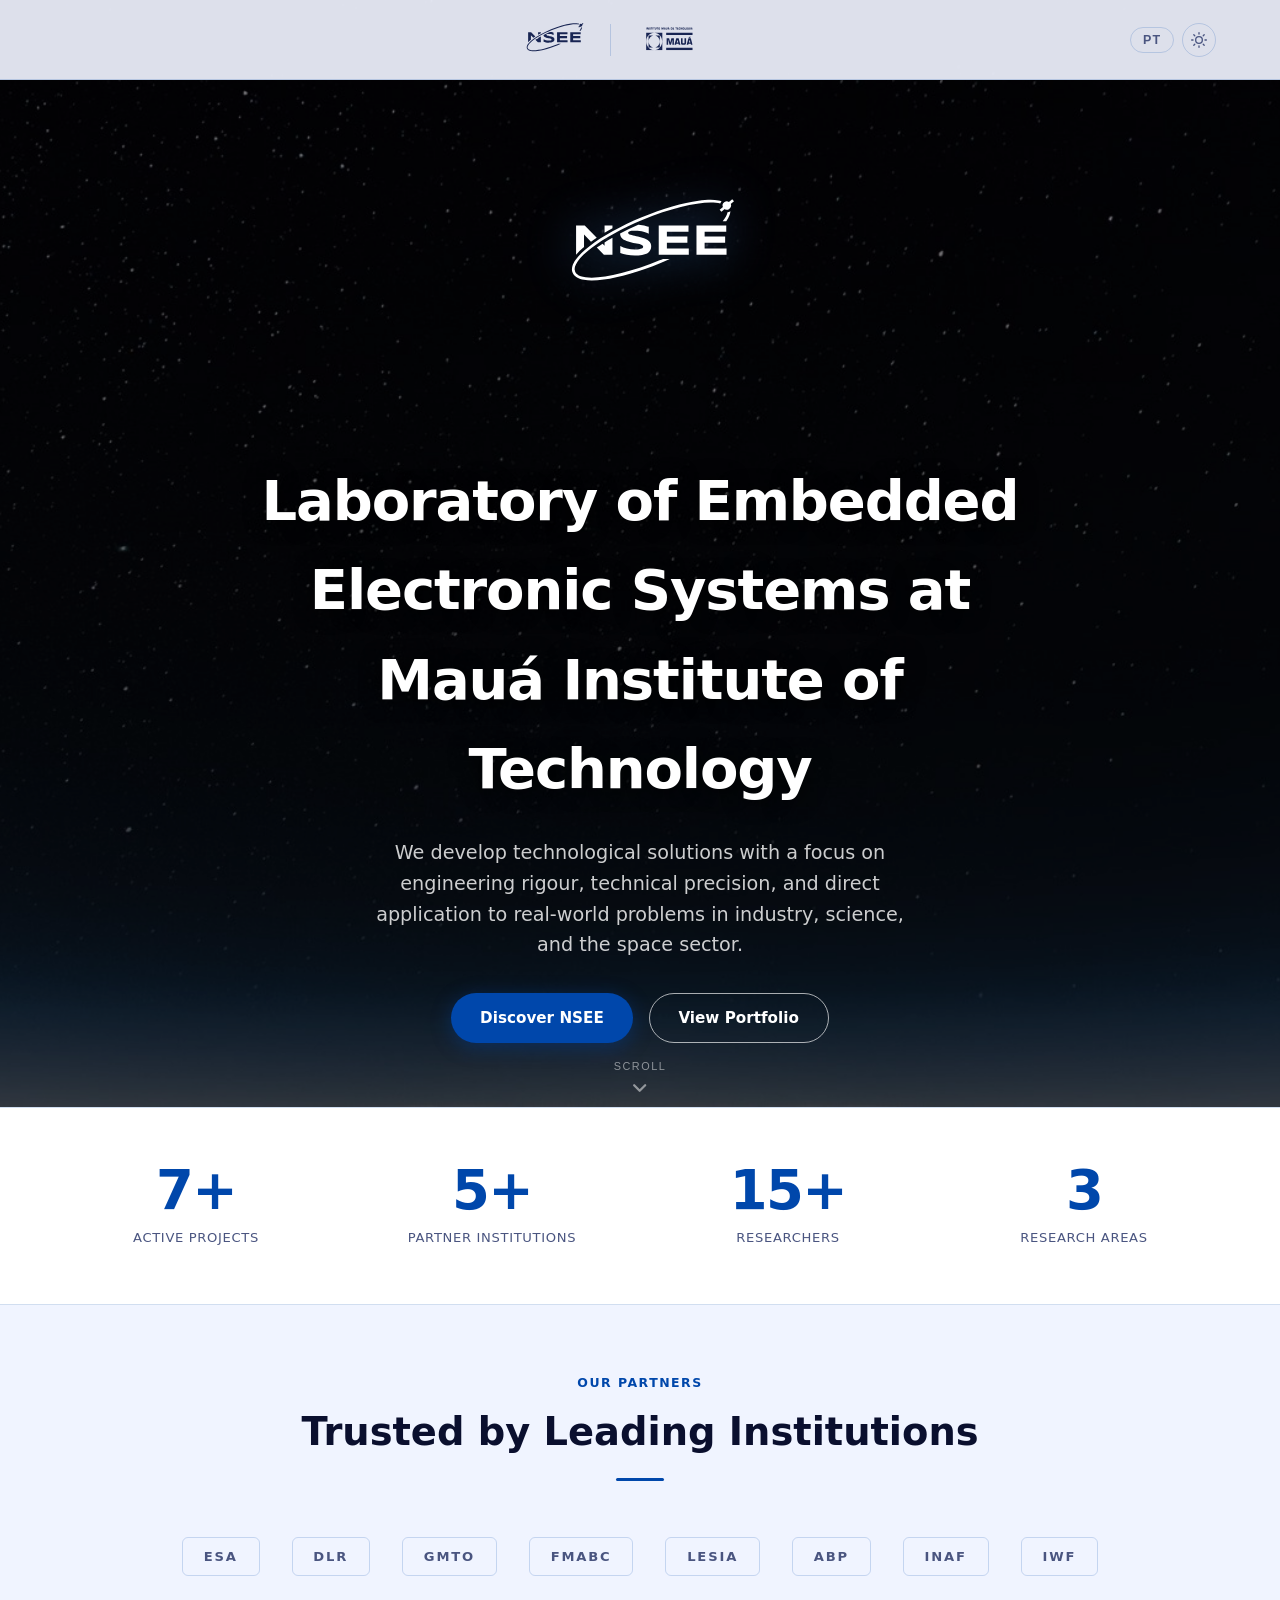
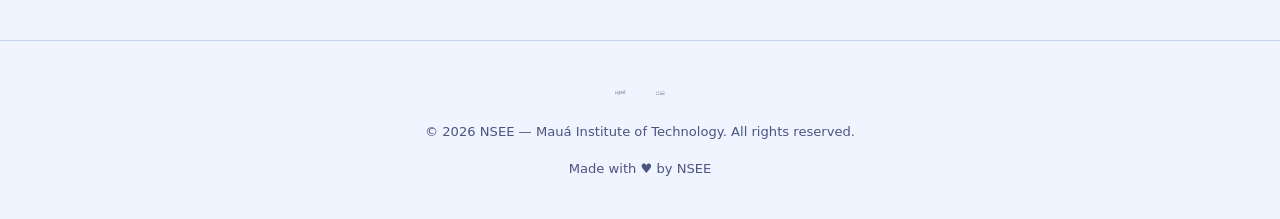
<file: index.html>
<!DOCTYPE html>
<html lang="en">
<head>
  <meta charset="UTF-8" />
  <meta name="viewport" content="width=device-width, initial-scale=1.0" />
  <title>NSEE — Mauá Institute of Technology</title>
  <meta name="description" content="NSEE – Núcleo de Sistemas Eletrônicos Embarcados at Mauá Institute of Technology. Space tech, AI, astrophysics, GMT." />
  <meta name="author" content="NSEE — Mauá Institute of Technology" />
  <link rel="canonical" href="https://ffcfelps1.github.io/NSEE_portifolio/" />
  <!-- Open Graph -->
  <meta property="og:type"        content="website" />
  <meta property="og:title"       content="NSEE — Mauá Institute of Technology" />
  <meta property="og:description" content="Advancing Embedded Electronic Systems through space simulators, AI research, astrophysics, and GMT software at IMT." />
  <meta property="og:url"         content="https://ffcfelps1.github.io/NSEE_portifolio/" />
  <meta property="og:image"       content="https://ffcfelps1.github.io/NSEE_portifolio/assets/nsee_azul.svg" />
  <meta name="twitter:card"       content="summary_large_image" />
  <meta name="twitter:title"      content="NSEE — Mauá Institute of Technology" />
  <meta name="twitter:description" content="Advancing Embedded Electronic Systems through space simulators, AI research, astrophysics, and GMT software at IMT." />
  <!-- JSON-LD -->
  <script type="application/ld+json">
  {
    "@context": "https://schema.org",
    "@type": "Organization",
    "name": "NSEE — Núcleo de Sistemas Eletrônicos Embarcados",
    "url": "https://ffcfelps1.github.io/NSEE_portifolio/",
    "logo": "https://ffcfelps1.github.io/NSEE_portifolio/assets/nsee_azul.svg",
    "parentOrganization": { "@type": "CollegeOrUniversity", "name": "Instituto Mauá de Tecnologia" },
    "sameAs": [
      "https://www.linkedin.com/company/nsee-imt/",
      "https://www.instagram.com/nsee.maua"
    ]
  }
  </script>
  <link rel="icon" type="image/svg+xml" href="assets/nsee_azul.svg" />
  <link rel="stylesheet" href="css/style.css" />
  <script>document.documentElement.setAttribute('data-theme',localStorage.getItem('nsee-theme')||(matchMedia('(prefers-color-scheme: light)').matches?'light':'dark'));</script>
</head>
<body>
  <a href="#main-content" class="skip-link">Skip to content</a>

  <!-- ===== NAVBAR ===== -->
  <nav class="navbar">
    <a href="index.html" class="nav-logo">
      <img src="assets/nsee_branco.svg" alt="NSEE" />
      <span class="nav-logo-sep" aria-hidden="true"></span>
      <img src="assets/maua_branco.svg" alt="Mauá" class="nav-logo-maua" />
    </a>

    <button class="nav-toggle" id="navToggle" aria-label="Toggle menu" aria-expanded="false">
      <span></span><span></span><span></span>
    </button>

    <ul class="nav-links" id="navLinks">
      <li><a href="index.html"          data-i18n="nav.home">Home</a></li>
      <li><a href="about.html"          data-i18n="nav.about">About</a></li>
      <li><a href="team.html"           data-i18n="nav.team">Team</a></li>
      <li><a href="projects.html"       data-i18n="nav.projects">Projects</a></li>
      <li><a href="news.html"           data-i18n="nav.news">News</a></li>
      <li><a href="opportunities.html"  data-i18n="nav.opportunities">Opportunities</a></li>
      <li><a href="contact.html"        data-i18n="nav.contact">Contact</a></li>
    </ul>

    <div class="nav-controls">
      <button class="lang-toggle" id="langToggle" aria-label="Switch language">PT</button>
      <button class="theme-toggle" id="themeToggle" aria-label="Toggle theme">
        <svg class="icon-moon" xmlns="http://www.w3.org/2000/svg" viewBox="0 0 24 24" fill="currentColor" width="16" height="16" aria-hidden="true"><path d="M21 12.79A9 9 0 1 1 11.21 3a7 7 0 0 0 9.79 9.79z"/></svg>
        <svg class="icon-sun" xmlns="http://www.w3.org/2000/svg" viewBox="0 0 24 24" fill="none" stroke="currentColor" stroke-width="2" stroke-linecap="round" stroke-linejoin="round" width="16" height="16" aria-hidden="true"><circle cx="12" cy="12" r="5"/><line x1="12" y1="1" x2="12" y2="3"/><line x1="12" y1="21" x2="12" y2="23"/><line x1="4.22" y1="4.22" x2="5.64" y2="5.64"/><line x1="18.36" y1="18.36" x2="19.78" y2="19.78"/><line x1="1" y1="12" x2="3" y2="12"/><line x1="21" y1="12" x2="23" y2="12"/><line x1="4.22" y1="19.78" x2="5.64" y2="18.36"/><line x1="18.36" y1="5.64" x2="19.78" y2="4.22"/></svg>
      </button>
    </div>
  </nav>

  <!-- ===== HERO ===== -->
  <main id="main-content">
    <section class="hero">
      <div class="hero-bg" aria-hidden="true"></div>
      <div class="hero-content">
        <img src="assets/nsee_branco.svg" alt="NSEE" class="hero-logo" />
        <h1 data-i18n="hero.tagline">Advancing Embedded Electronic Systems at Mauá Institute of Technology</h1>
        <p data-i18n="hero.desc">We develop technological solutions with technical rigour and direct application to real problems in industry, science, and the space sector.</p>
        <div class="hero-ctas">
          <a href="about.html" class="btn btn-primary" data-i18n="hero.cta1">Discover NSEE</a>
          <a href="projects.html" class="btn btn-outline" data-i18n="hero.cta2">View Portfolio</a>
        </div>
      </div>

      <!-- Scroll-down indicator -->
      <button class="scroll-down" id="scrollDownBtn" aria-label="Scroll down">
        <span data-i18n="hero.scroll">Scroll</span>
        <svg xmlns="http://www.w3.org/2000/svg" viewBox="0 0 24 24" fill="none" stroke="currentColor" stroke-width="2.5" stroke-linecap="round" stroke-linejoin="round" aria-hidden="true"><polyline points="6 9 12 15 18 9"/></svg>
      </button>
    </section>

    <!-- ===== STATS BAR ===== -->
    <section class="stats-bar" aria-label="Statistics">
      <div class="stats-inner">
        <div class="stat-item">
          <div class="stat-number" data-target="10" data-suffix="+">10+</div>
          <div class="stat-label" data-i18n="stats.projects">Active Projects</div>
        </div>
        <div class="stat-item">
          <div class="stat-number" data-target="7" data-suffix="+">7+</div>
          <div class="stat-label" data-i18n="stats.partners">Partner Institutions</div>
        </div>
        <div class="stat-item">
          <div class="stat-number" data-target="20" data-suffix="+">20+</div>
          <div class="stat-label" data-i18n="stats.researchers">Researchers</div>
        </div>
        <div class="stat-item">
          <div class="stat-number" data-target="4" data-suffix="">4</div>
          <div class="stat-label" data-i18n="stats.areas">Research Areas</div>
        </div>
      </div>
    </section>

    <!-- ===== PARTNERS STRIP ===== -->
    <section class="partners-strip">
      <div class="partners-inner">
        <div class="section-header">
          <span class="section-tag" data-i18n="partners.tag">Our Partners</span>
          <h2 data-i18n="partners.title">Trusted by Leading Institutions</h2>
        </div>
        <div class="partners-logos">
          <span class="partner-badge">ESA</span>
          <span class="partner-badge">DLR</span>
          <span class="partner-badge">GMTO</span>
          <span class="partner-badge">FMABC</span>
          <span class="partner-badge">LESIA</span>
          <span class="partner-badge">ABP</span>
          <span class="partner-badge">INAF</span>
          <span class="partner-badge">IWF</span>
        </div>
      </div>
    </section>
  </main>

  <!-- ===== FOOTER ===== -->
  <footer class="footer">
    <div class="footer-partners">
      <img src="assets/nsee_branco.svg" alt="NSEE" />
      <img src="assets/maua_branco.svg" alt="Mauá" />
    </div>
    <p class="footer-text" data-i18n="footer.rights">© 2026 NSEE — Mauá Institute of Technology. All rights reserved.</p>
    <p class="footer-text" data-i18n="footer.made">Made with ♥ by NSEE</p>
  </footer>

  <script src="js/i18n.js"></script>
  <script src="js/main.js"></script>
</body>
</html>
</file>
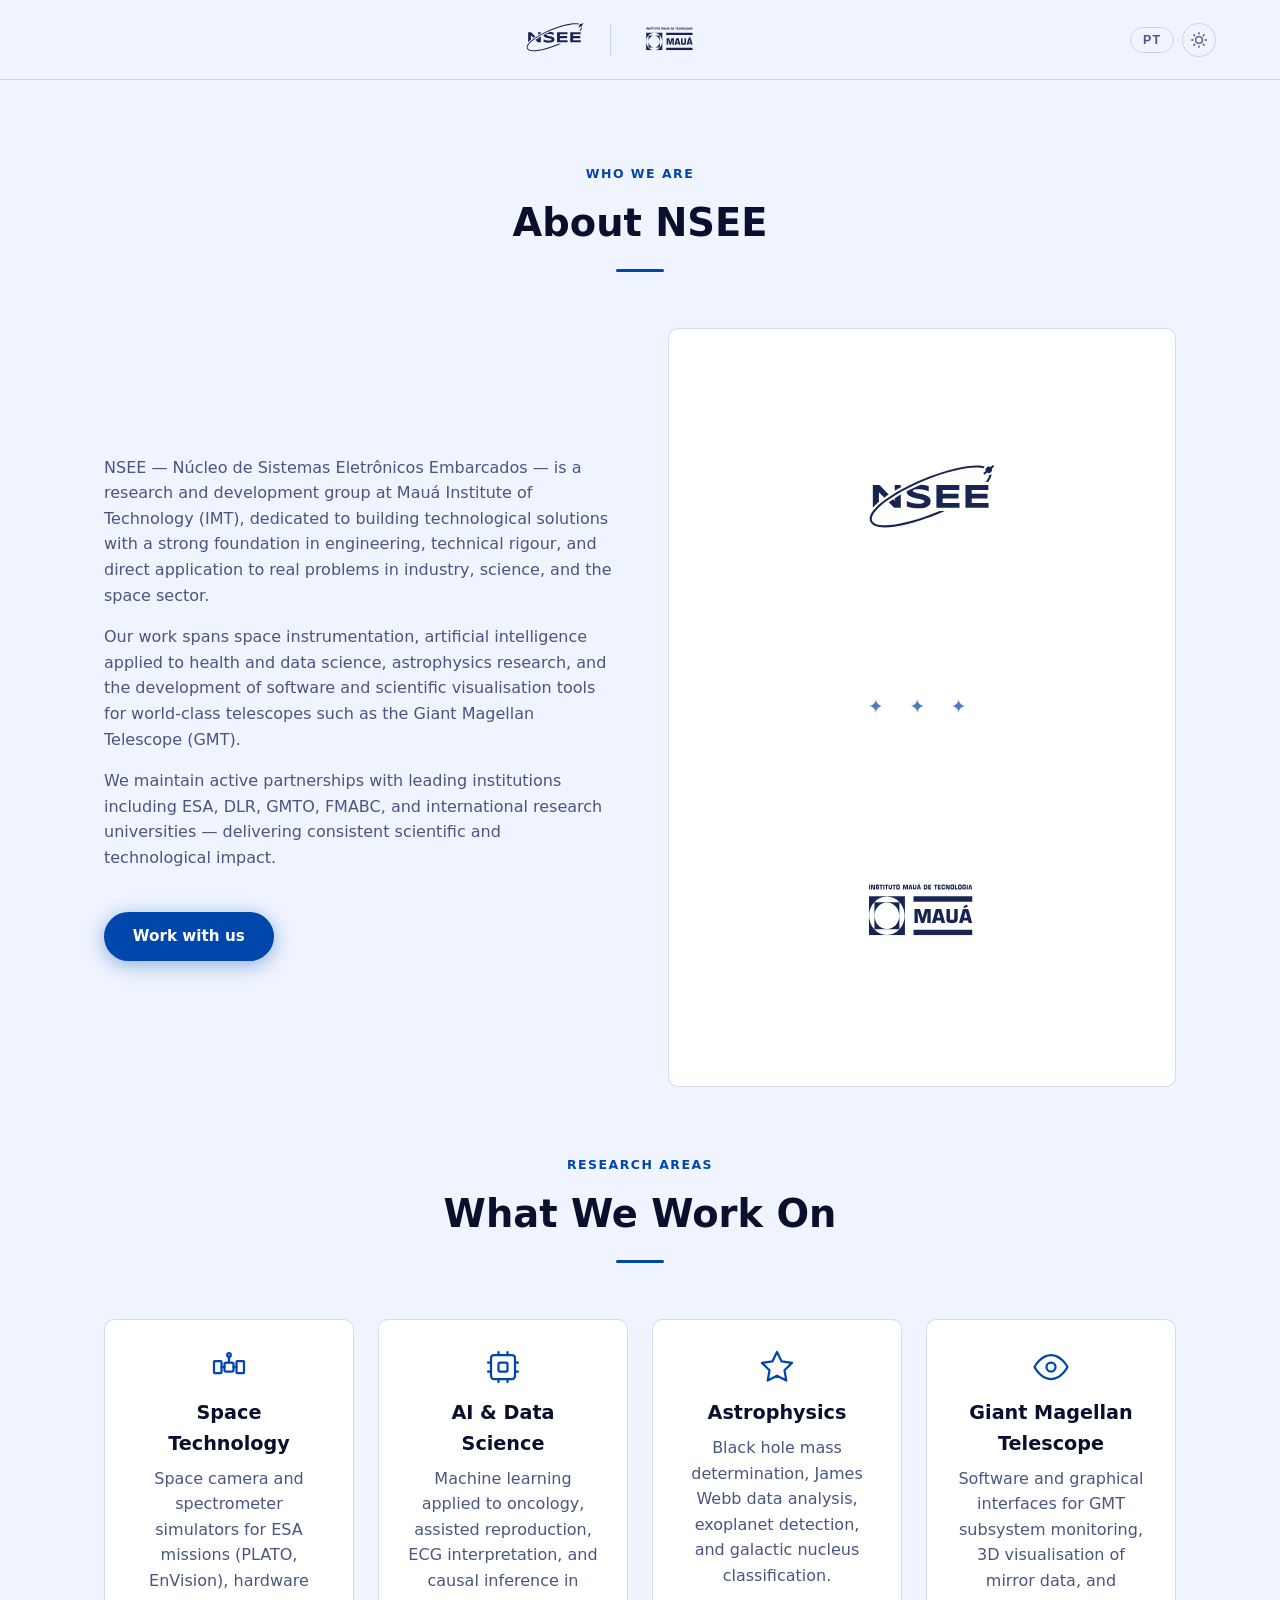
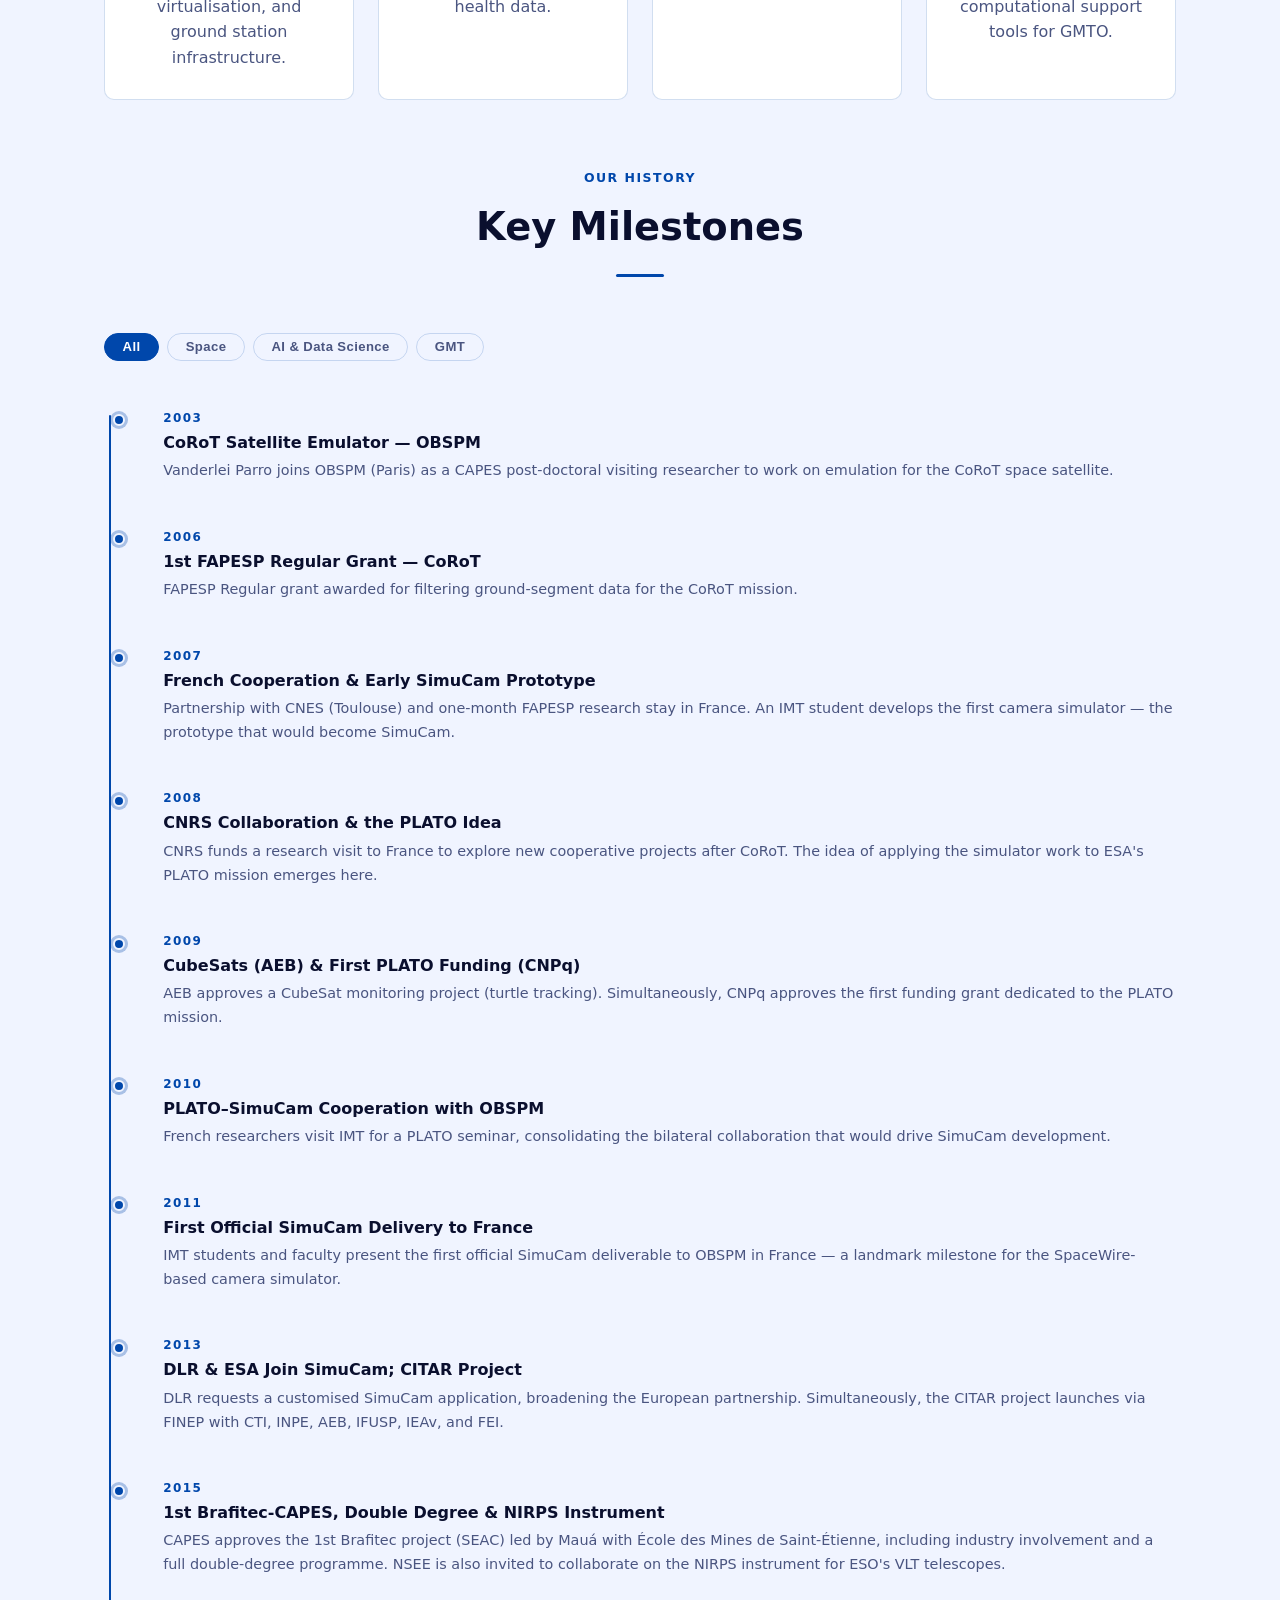
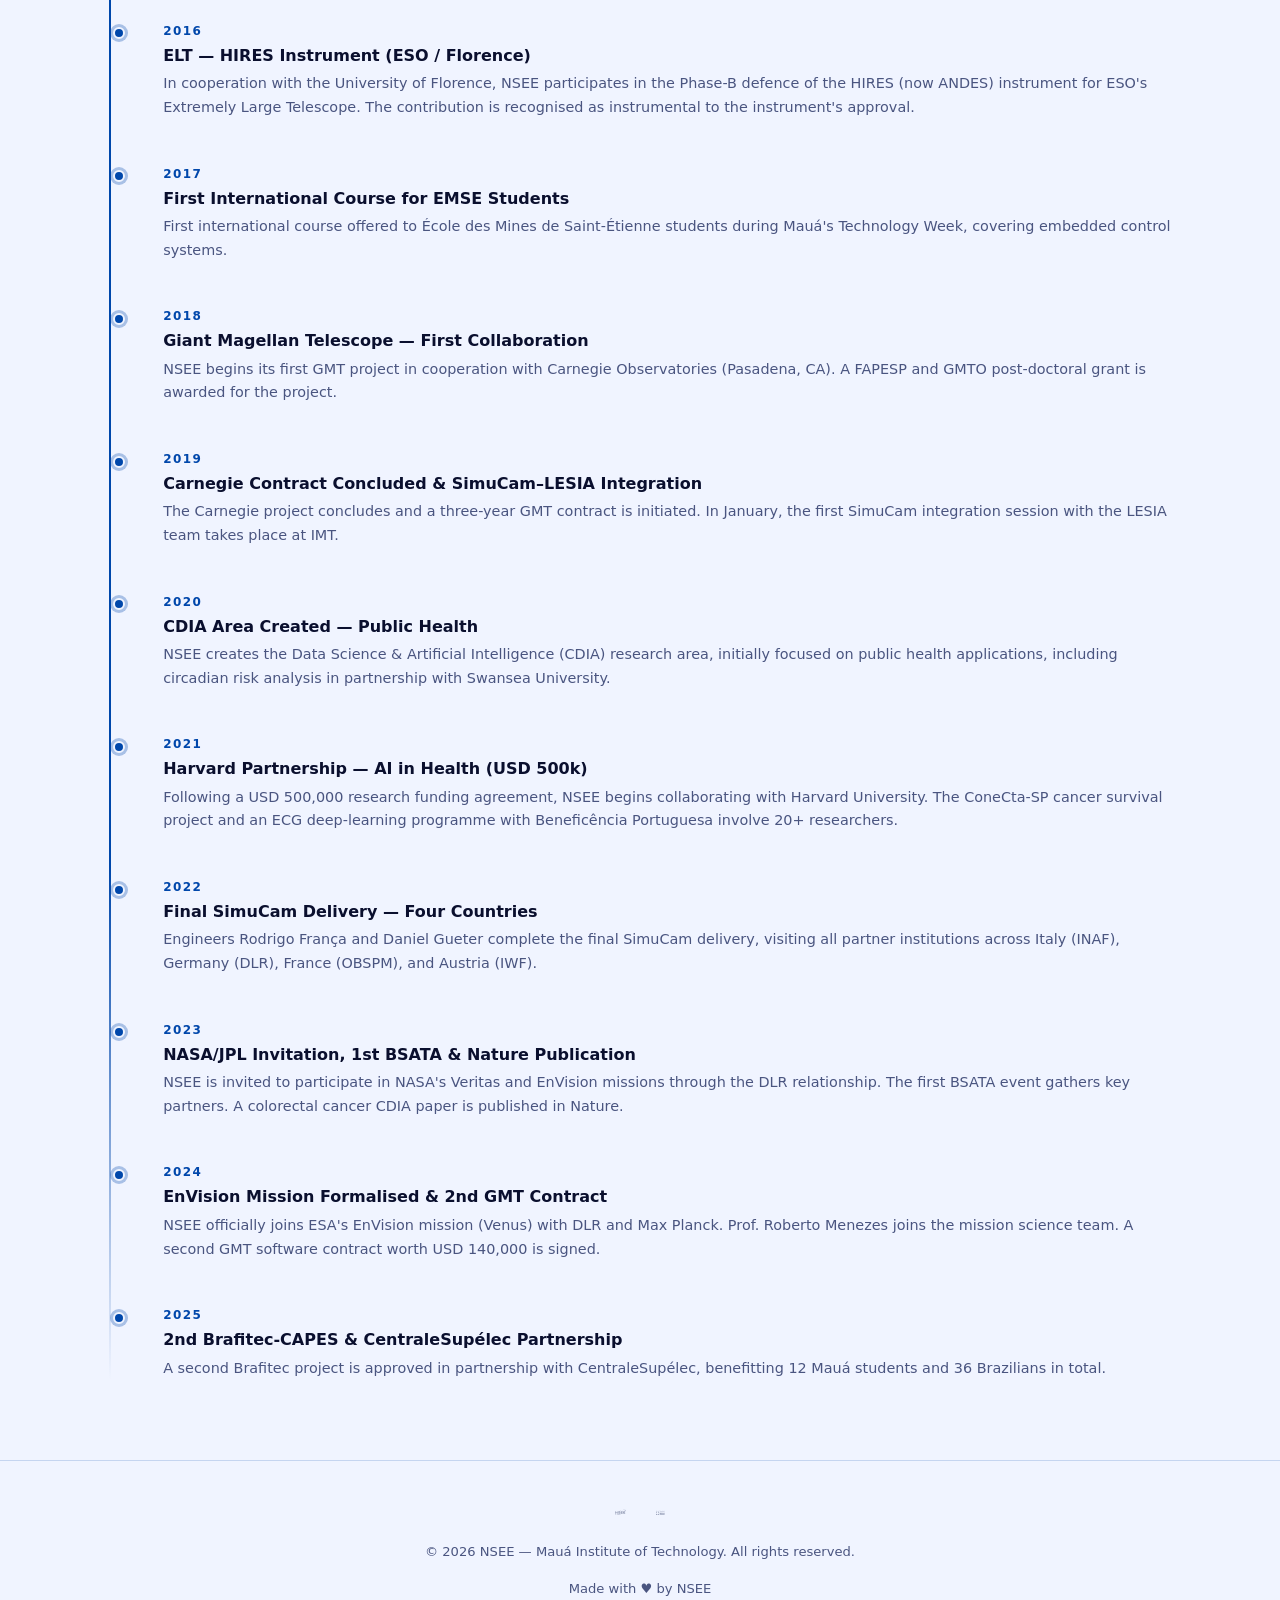
<file: about.html>
<!DOCTYPE html>
<html lang="en">
<head>
  <meta charset="UTF-8" />
  <meta name="viewport" content="width=device-width, initial-scale=1.0" />
  <title>About — NSEE</title>
  <meta name="description" content="About NSEE – Núcleo de Sistemas Eletrônicos Embarcados. Space technology, AI, astrophysics, and GMT research at Mauá IMT." />
  <meta name="author" content="NSEE — Mauá Institute of Technology" />
  <link rel="canonical" href="https://ffcfelps1.github.io/NSEE_portifolio/about.html" />
  <meta property="og:type"        content="website" />
  <meta property="og:title"       content="About NSEE — Embedded Electronic Systems at IMT" />
  <meta property="og:description" content="NSEE is a research and engineering nucleus at Mauá IMT focused on space simulators, AI in health, astrophysics, and GMT software." />
  <meta property="og:url"         content="https://ffcfelps1.github.io/NSEE_portifolio/about.html" />
  <meta property="og:image"       content="https://ffcfelps1.github.io/NSEE_portifolio/assets/nsee_azul.svg" />
  <meta name="twitter:card"       content="summary_large_image" />
  <link rel="icon" type="image/svg+xml" href="assets/nsee_azul.svg" />
  <link rel="stylesheet" href="css/style.css" />
  <script>document.documentElement.setAttribute('data-theme',localStorage.getItem('nsee-theme')||(matchMedia('(prefers-color-scheme: light)').matches?'light':'dark'));</script>
</head>
<body>
  <a href="#main-content" class="skip-link">Skip to content</a>

  <!-- ===== NAVBAR ===== -->
  <nav class="navbar">
    <a href="index.html" class="nav-logo">
      <img src="assets/nsee_branco.svg" alt="NSEE" />
      <span class="nav-logo-sep" aria-hidden="true"></span>
      <img src="assets/maua_branco.svg" alt="Mauá" class="nav-logo-maua" />
    </a>

    <button class="nav-toggle" id="navToggle" aria-label="Toggle menu" aria-expanded="false">
      <span></span><span></span><span></span>
    </button>

    <ul class="nav-links" id="navLinks">
      <li><a href="index.html"          data-i18n="nav.home">Home</a></li>
      <li><a href="about.html"          data-i18n="nav.about">About</a></li>
      <li><a href="team.html"           data-i18n="nav.team">Team</a></li>
      <li><a href="projects.html"       data-i18n="nav.projects">Projects</a></li>
      <li><a href="news.html"           data-i18n="nav.news">News</a></li>
      <li><a href="opportunities.html"  data-i18n="nav.opportunities">Opportunities</a></li>
      <li><a href="contact.html"        data-i18n="nav.contact">Contact</a></li>
    </ul>

    <div class="nav-controls">
      <button class="lang-toggle" id="langToggle" aria-label="Switch language">PT</button>
      <button class="theme-toggle" id="themeToggle" aria-label="Toggle theme">
        <svg class="icon-moon" xmlns="http://www.w3.org/2000/svg" viewBox="0 0 24 24" fill="currentColor" width="16" height="16" aria-hidden="true"><path d="M21 12.79A9 9 0 1 1 11.21 3a7 7 0 0 0 9.79 9.79z"/></svg>
        <svg class="icon-sun" xmlns="http://www.w3.org/2000/svg" viewBox="0 0 24 24" fill="none" stroke="currentColor" stroke-width="2" stroke-linecap="round" stroke-linejoin="round" width="16" height="16" aria-hidden="true"><circle cx="12" cy="12" r="5"/><line x1="12" y1="1" x2="12" y2="3"/><line x1="12" y1="21" x2="12" y2="23"/><line x1="4.22" y1="4.22" x2="5.64" y2="5.64"/><line x1="18.36" y1="18.36" x2="19.78" y2="19.78"/><line x1="1" y1="12" x2="3" y2="12"/><line x1="21" y1="12" x2="23" y2="12"/><line x1="4.22" y1="19.78" x2="5.64" y2="18.36"/><line x1="18.36" y1="5.64" x2="19.78" y2="4.22"/></svg>
      </button>
    </div>
  </nav>

  <!-- ===== CONTENT ===== -->
  <div class="page-wrapper" id="main-content">
    <div class="section">

      <!-- Section Header -->
      <div class="section-header">
        <span class="section-tag" data-i18n="about.tag">Who We Are</span>
        <h2 data-i18n="about.title">About NSEE</h2>
      </div>

      <!-- About Grid -->
      <div class="about-grid">
        <div class="about-text">
          <p data-i18n="about.p1">NSEE — Núcleo de Sistemas Eletrônicos Embarcados — is an engineering research nucleus at Mauá Institute of Technology, developing embedded systems applied to space instrumentation, artificial intelligence, astrophysics, and scientific telescope software.</p>
          <p data-i18n="about.p2">We build real-world solutions in partnership with international agencies and institutions such as ESA, DLR, GMTO, and FMABC — delivering software, simulators, and data science tools used in active space missions.</p>
          <p data-i18n="about.p3">Our work is driven by technical rigour, interdisciplinary collaboration, and the ambition to place IMT at the frontier of global space and AI research.</p>
          <br />
          <a href="contact.html" class="btn btn-primary" data-i18n="about.cta">Work with us</a>
        </div>

        <div class="about-logos">
          <img src="assets/nsee_azul.svg" alt="NSEE" />
          <div class="star-divider">✦ ✦ ✦</div>
          <img src="assets/maua_azul.svg" alt="Mauá Institute of Technology" />
        </div>
      </div>

      <!-- Pillars -->
      <div style="margin-top: 4rem;">
        <div class="section-header">
          <span class="section-tag" data-i18n="about.pillars.tag">Our Pillars</span>
          <h2 data-i18n="about.pillars.title">What Drives Us</h2>
        </div>

        <div class="about-pillars">
          <div class="pillar-card">
            <div class="pillar-icon">
              <svg xmlns="http://www.w3.org/2000/svg" viewBox="0 0 24 24" fill="none" stroke="currentColor" stroke-width="1.5" stroke-linecap="round" stroke-linejoin="round" width="36" height="36" aria-hidden="true"><rect x="9" y="9" width="6" height="6" rx="1"/><rect x="2" y="8" width="5" height="8" rx="0.5"/><rect x="17" y="8" width="5" height="8" rx="0.5"/><line x1="7" y1="12" x2="9" y2="12"/><line x1="15" y1="12" x2="17" y2="12"/><line x1="12" y1="9" x2="12" y2="5"/><circle cx="12" cy="4" r="1.2"/></svg>
            </div>
            <h3 data-i18n="pillar1.title">Space Technology</h3>
            <p data-i18n="pillar1.text">Space camera and spectrometer simulators for ESA missions, hardware virtualisation, and ground station infrastructure.</p>
          </div>

          <div class="pillar-card">
            <div class="pillar-icon">
              <svg xmlns="http://www.w3.org/2000/svg" viewBox="0 0 24 24" fill="none" stroke="currentColor" stroke-width="1.5" stroke-linecap="round" stroke-linejoin="round" width="36" height="36" aria-hidden="true"><rect width="16" height="16" x="4" y="4" rx="2"/><rect width="6" height="6" x="9" y="9" rx="1"/><path d="M15 2v2M15 20v2M2 15h2M2 9h2M20 15h2M20 9h2M9 2v2M9 20v2"/></svg>
            </div>
            <h3 data-i18n="pillar2.title">AI &amp; Data Science</h3>
            <p data-i18n="pillar2.text">Machine learning applied to oncology, assisted reproduction, ECG interpretation, and causal inference in health data.</p>
          </div>

          <div class="pillar-card">
            <div class="pillar-icon">
              <svg xmlns="http://www.w3.org/2000/svg" viewBox="0 0 24 24" fill="none" stroke="currentColor" stroke-width="1.5" stroke-linecap="round" stroke-linejoin="round" width="36" height="36" aria-hidden="true"><polygon points="12 2 15.09 8.26 22 9.27 17 14.14 18.18 21.02 12 17.77 5.82 21.02 7 14.14 2 9.27 8.91 8.26 12 2"/></svg>
            </div>
            <h3 data-i18n="pillar3.title">Astrophysics</h3>
            <p data-i18n="pillar3.text">Black hole mass determination, James Webb data analysis, exoplanet detection, and galactic nucleus classification.</p>
          </div>

          <div class="pillar-card">
            <div class="pillar-icon">
              <svg xmlns="http://www.w3.org/2000/svg" viewBox="0 0 24 24" fill="none" stroke="currentColor" stroke-width="1.5" stroke-linecap="round" stroke-linejoin="round" width="36" height="36" aria-hidden="true"><path d="M1 12s4-8 11-8 11 8 11 8-4 8-11 8-11-8-11-8z"/><circle cx="12" cy="12" r="3"/></svg>
            </div>
            <h3 data-i18n="pillar4.title">Giant Magellan Telescope</h3>
            <p data-i18n="pillar4.text">Software and graphical interfaces for GMT subsystem monitoring, 3D visualisation of mirror data, and computational support for GMTO.</p>
          </div>
        </div>
      </div>

      <!-- Timeline -->
      <div style="margin-top: 4rem;">
        <div class="section-header">
          <span class="section-tag" data-i18n="timeline.tag">Our History</span>
          <h2 data-i18n="timeline.title">Key Milestones</h2>
        </div>

        <div class="tl-filter-bar" role="group" aria-label="Filter timeline by area">
          <button class="tl-chip active" data-tl-filter="all"  data-i18n="tl.filter.all">All</button>
          <button class="tl-chip"        data-tl-filter="space" data-i18n="tl.filter.space">Space</button>
          <button class="tl-chip"        data-tl-filter="ai"    data-i18n="tl.filter.ai">AI &amp; Data Science</button>
          <button class="tl-chip"        data-tl-filter="gmt"   data-i18n="tl.filter.gmt">GMT</button>
        </div>

        <div class="timeline">
          <div class="timeline-item" data-tl-area="space">
            <div class="timeline-year" data-i18n="tl2003.year">2003</div>
            <h4 data-i18n="tl2003.title">CoRoT Satellite Emulator &mdash; OBSPM</h4>
            <p data-i18n="tl2003.desc">Vanderlei Parro joins OBSPM (Paris) as a CAPES post-doctoral visiting researcher to work on emulation for the CoRoT space satellite.</p>
          </div>
          <div class="timeline-item" data-tl-area="space">
            <div class="timeline-year" data-i18n="tl2006.year">2006</div>
            <h4 data-i18n="tl2006.title">1st FAPESP Regular Grant &mdash; CoRoT</h4>
            <p data-i18n="tl2006.desc">FAPESP Regular grant awarded for filtering ground-segment data for the CoRoT mission.</p>
          </div>
          <div class="timeline-item" data-tl-area="space">
            <div class="timeline-year" data-i18n="tl2007.year">2007</div>
            <h4 data-i18n="tl2007.title">French Cooperation &amp; Early SimuCam Prototype</h4>
            <p data-i18n="tl2007.desc">Partnership with CNES (Toulouse) and one-month FAPESP research stay in France. An IMT student develops the first camera simulator &mdash; the prototype that would become SimuCam.</p>
          </div>
          <div class="timeline-item" data-tl-area="space">
            <div class="timeline-year" data-i18n="tl2008.year">2008</div>
            <h4 data-i18n="tl2008.title">CNRS Collaboration &amp; the PLATO Idea</h4>
            <p data-i18n="tl2008.desc">CNRS funds a research visit to France to explore new cooperative projects after CoRoT. The idea of applying the simulator work to ESA's PLATO mission emerges here.</p>
          </div>
          <div class="timeline-item" data-tl-area="space">
            <div class="timeline-year" data-i18n="tl2009.year">2009</div>
            <h4 data-i18n="tl2009.title">CubeSats (AEB) &amp; First PLATO Funding (CNPq)</h4>
            <p data-i18n="tl2009.desc">AEB approves a CubeSat monitoring project (turtle tracking). Simultaneously, CNPq approves the first funding grant dedicated to the PLATO mission.</p>
          </div>
          <div class="timeline-item" data-tl-area="space">
            <div class="timeline-year" data-i18n="tl2010.year">2010</div>
            <h4 data-i18n="tl2010.title">PLATO&ndash;SimuCam Cooperation with OBSPM</h4>
            <p data-i18n="tl2010.desc">French researchers visit IMT for a PLATO seminar, consolidating the bilateral collaboration that would drive SimuCam development.</p>
          </div>
          <div class="timeline-item" data-tl-area="space">
            <div class="timeline-year" data-i18n="tl2011.year">2011</div>
            <h4 data-i18n="tl2011.title">First Official SimuCam Delivery to France</h4>
            <p data-i18n="tl2011.desc">IMT students and faculty present the first official SimuCam deliverable to OBSPM in France &mdash; a landmark milestone for the SpaceWire-based camera simulator.</p>
          </div>
          <div class="timeline-item" data-tl-area="space">
            <div class="timeline-year" data-i18n="tl2013.year">2013</div>
            <h4 data-i18n="tl2013.title">DLR &amp; ESA Join SimuCam; CITAR Project</h4>
            <p data-i18n="tl2013.desc">DLR requests a customised SimuCam application, broadening the European partnership. Simultaneously, the CITAR project launches via FINEP with CTI, INPE, AEB, IFUSP, IEAv, and FEI.</p>
          </div>
          <div class="timeline-item" data-tl-area="space">
            <div class="timeline-year" data-i18n="tl2015.year">2015</div>
            <h4 data-i18n="tl2015.title">1st Brafitec-CAPES, Double Degree &amp; NIRPS Instrument</h4>
            <p data-i18n="tl2015.desc">CAPES approves the 1st Brafitec project (SEAC) led by Mauá with École des Mines de Saint-Étienne, including industry involvement and a full double-degree programme. NSEE is also invited to collaborate on the NIRPS instrument for ESO's VLT telescopes.</p>
          </div>
          <div class="timeline-item" data-tl-area="space">
            <div class="timeline-year" data-i18n="tl2016.year">2016</div>
            <h4 data-i18n="tl2016.title">ELT &mdash; HIRES Instrument (ESO / Florence)</h4>
            <p data-i18n="tl2016.desc">In cooperation with the University of Florence, NSEE participates in the Phase-B defence of the HIRES (now ANDES) instrument for ESO's Extremely Large Telescope. The contribution is recognised as instrumental to the instrument's approval.</p>
          </div>
          <div class="timeline-item" data-tl-area="space">
            <div class="timeline-year" data-i18n="tl2017.year">2017</div>
            <h4 data-i18n="tl2017.title">First International Course for EMSE Students</h4>
            <p data-i18n="tl2017.desc">First international course offered to École des Mines de Saint-Étienne students during Mauá's Technology Week, covering embedded control systems.</p>
          </div>
          <div class="timeline-item" data-tl-area="gmt">
            <div class="timeline-year" data-i18n="tl2018.year">2018</div>
            <h4 data-i18n="tl2018.title">Giant Magellan Telescope &mdash; First Collaboration</h4>
            <p data-i18n="tl2018.desc">NSEE begins its first GMT project in cooperation with Carnegie Observatories (Pasadena, CA). A FAPESP and GMTO post-doctoral grant is awarded for the project.</p>
          </div>
          <div class="timeline-item" data-tl-area="space">
            <div class="timeline-year" data-i18n="tl2019.year">2019</div>
            <h4 data-i18n="tl2019.title">Carnegie Contract Concluded &amp; SimuCam&ndash;LESIA Integration</h4>
            <p data-i18n="tl2019.desc">The Carnegie project concludes and a three-year GMT contract is initiated. In January, the first SimuCam integration session with the LESIA team takes place at IMT.</p>
          </div>
          <div class="timeline-item" data-tl-area="ai">
            <div class="timeline-year" data-i18n="tl2020.year">2020</div>
            <h4 data-i18n="tl2020.title">CDIA Area Created &mdash; Public Health</h4>
            <p data-i18n="tl2020.desc">NSEE creates the Data Science &amp; Artificial Intelligence (CDIA) research area, initially focused on public health applications, including circadian risk analysis in partnership with Swansea University.</p>
          </div>
          <div class="timeline-item" data-tl-area="ai">
            <div class="timeline-year" data-i18n="tl2021.year">2021</div>
            <h4 data-i18n="tl2021.title">Harvard Partnership &mdash; AI in Health (USD 500k)</h4>
            <p data-i18n="tl2021.desc">Following a USD 500,000 research funding agreement, NSEE begins collaborating with Harvard University. The ConeCta-SP cancer survival project and an ECG deep-learning programme with Beneficência Portuguesa involve 20+ researchers.</p>
          </div>
          <div class="timeline-item" data-tl-area="space">
            <div class="timeline-year" data-i18n="tl2022.year">2022</div>
            <h4 data-i18n="tl2022.title">Final SimuCam Delivery &mdash; Four Countries</h4>
            <p data-i18n="tl2022.desc">Engineers Rodrigo França and Daniel Gueter complete the final SimuCam delivery, visiting all partner institutions across Italy (INAF), Germany (DLR), France (OBSPM), and Austria (IWF).</p>
          </div>
          <div class="timeline-item" data-tl-area="space">
            <div class="timeline-year" data-i18n="tl2023.year">2023</div>
            <h4 data-i18n="tl2023.title">NASA/JPL Invitation, 1st BSATA &amp; Nature Publication</h4>
            <p data-i18n="tl2023.desc">NSEE is invited to participate in NASA's Veritas and EnVision missions through the DLR relationship. The first BSATA event gathers key partners. A colorectal cancer CDIA paper is published in Nature.</p>
          </div>
          <div class="timeline-item" data-tl-area="space">
            <div class="timeline-year" data-i18n="tl2024.year">2024</div>
            <h4 data-i18n="tl2024.title">EnVision Mission Formalised &amp; 2nd GMT Contract</h4>
            <p data-i18n="tl2024.desc">NSEE officially joins ESA's EnVision mission (Venus) with DLR and Max Planck. Prof. Roberto Menezes joins the mission science team. A second GMT software contract worth USD 140,000 is signed.</p>
          </div>
          <div class="timeline-item" data-tl-area="space">
            <div class="timeline-year" data-i18n="tl2025.year">2025</div>
            <h4 data-i18n="tl2025.title">2nd Brafitec-CAPES &amp; CentraleSupélec Partnership</h4>
            <p data-i18n="tl2025.desc">A second Brafitec project is approved in partnership with CentraleSupélec, benefitting 12 Mauá students and 36 Brazilians in total.</p>
          </div>
        </div>
      </div>

    </div>
  </div>

  <!-- ===== FOOTER ===== -->
  <footer class="footer">
    <div class="footer-partners">
      <img src="assets/nsee_branco.svg" alt="NSEE" />
      <img src="assets/maua_branco.svg" alt="Mauá" />
    </div>
    <p class="footer-text" data-i18n="footer.rights">© 2026 NSEE — Mauá Institute of Technology. All rights reserved.</p>
    <p class="footer-text" data-i18n="footer.made">Made with ♥ by NSEE</p>
  </footer>

  <script src="js/i18n.js"></script>
  <script src="js/main.js"></script>
</body>
</html>
</file>
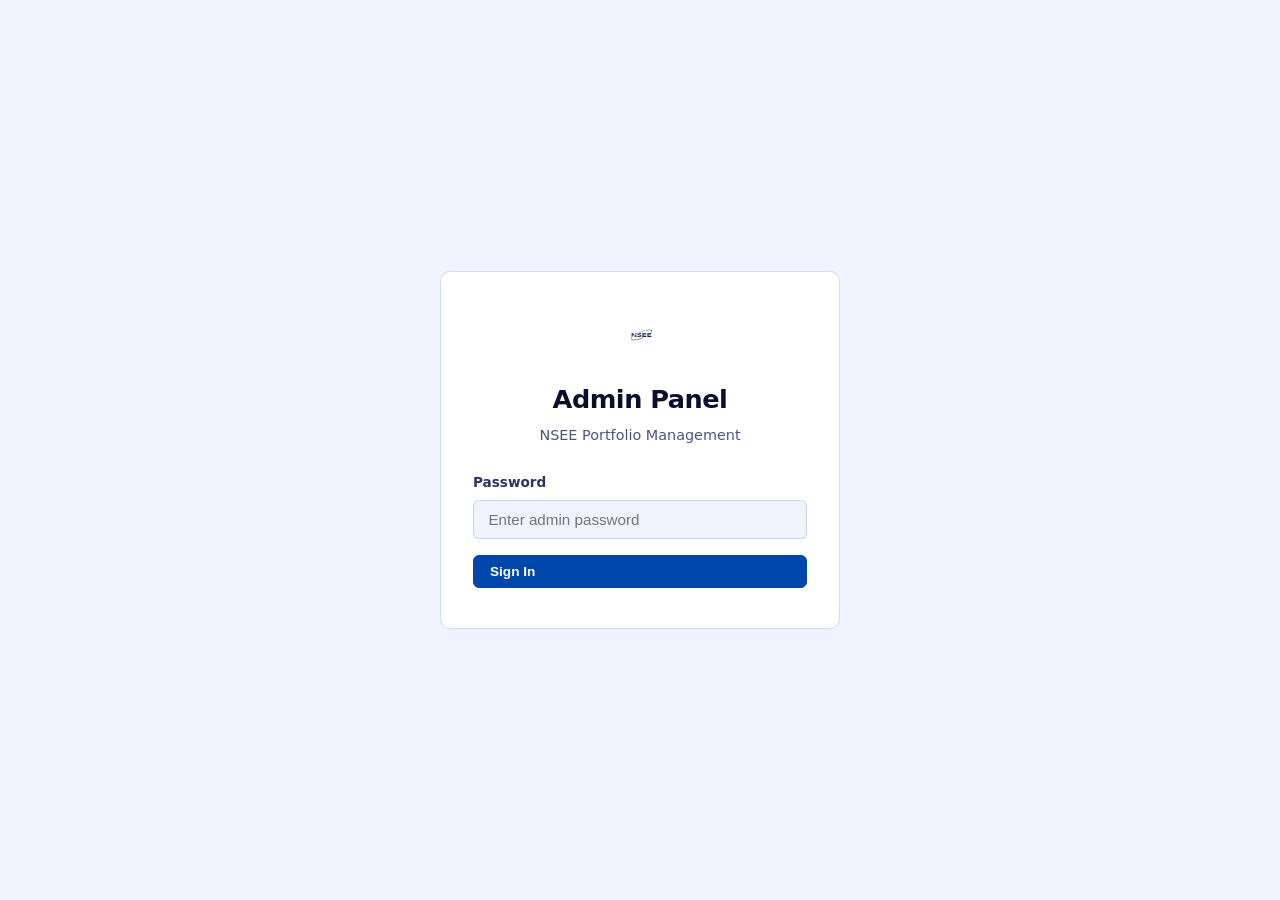
<file: admin.html>
<!DOCTYPE html>
<html lang="en" data-theme="dark">
<head>
  <meta charset="UTF-8" />
  <meta name="viewport" content="width=device-width, initial-scale=1.0" />
  <title>Admin — NSEE</title>
  <meta name="robots" content="noindex, nofollow" />
  <link rel="icon" type="image/svg+xml" href="assets/nsee_azul.svg" />
  <link rel="stylesheet" href="css/style.css" />
  <script>
    /* Prevent flash of wrong theme */
    document.documentElement.setAttribute('data-theme',
      localStorage.getItem('nsee-theme') ||
      (matchMedia('(prefers-color-scheme: light)').matches ? 'light' : 'dark')
    );
  </script>
</head>
<body class="adm-body">

  <div id="adminRoot">
    <div class="adm-loading">Initialising…</div>
  </div>

  <!-- i18n.js is loaded so admin.js can read window.translations for the Texts tab -->
  <script src="js/i18n.js"></script>
  <script src="js/admin.js"></script>
</body>
</html>
</file>
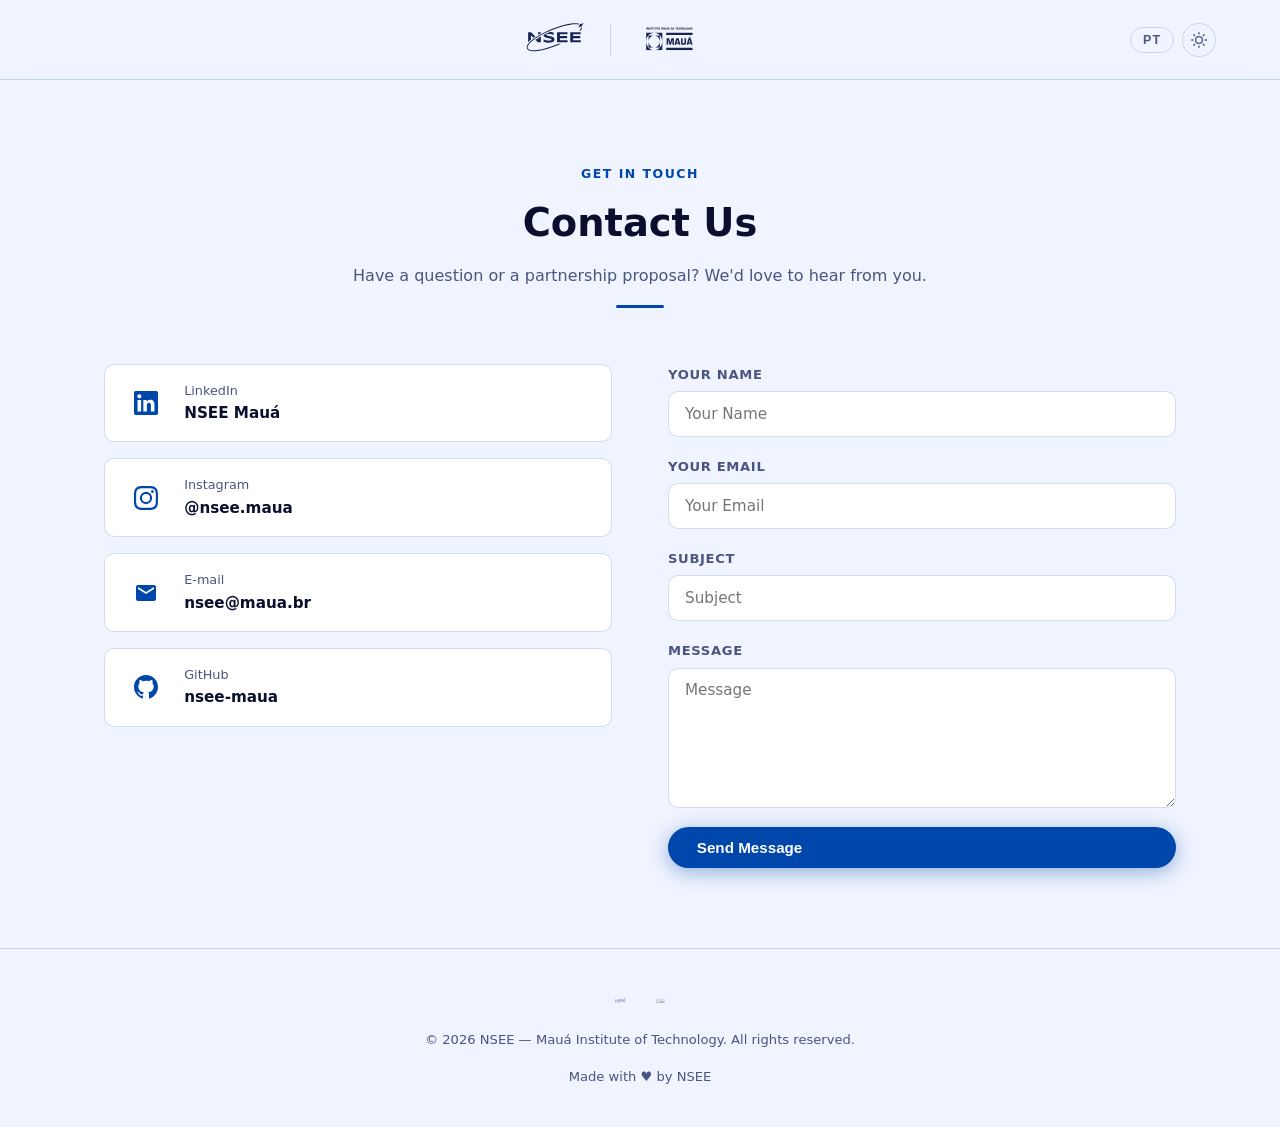
<file: contact.html>
<!DOCTYPE html>
<html lang="en">
<head>
  <meta charset="UTF-8" />
  <meta name="viewport" content="width=device-width, initial-scale=1.0" />
  <title>Contact — NSEE</title>
  <meta name="description" content="Get in touch with NSEE — partnerships, questions, and membership inquiries. Mauá Institute of Technology, São Caetano do Sul, SP." />
  <meta name="author" content="NSEE — Mauá Institute of Technology" />
  <link rel="canonical" href="https://ffcfelps1.github.io/NSEE_portifolio/contact.html" />
  <meta property="og:type"        content="website" />
  <meta property="og:title"       content="Contact NSEE" />
  <meta property="og:description" content="Reach out to NSEE for research partnerships, collaboration, or questions. Based at Instituto Mauá de Tecnologia." />
  <meta property="og:url"         content="https://ffcfelps1.github.io/NSEE_portifolio/contact.html" />
  <meta property="og:image"       content="https://ffcfelps1.github.io/NSEE_portifolio/assets/nsee_azul.svg" />
  <meta name="twitter:card"       content="summary_large_image" />
  <link rel="icon" type="image/svg+xml" href="assets/nsee_azul.svg" />
  <link rel="stylesheet" href="css/style.css" />
  <script>document.documentElement.setAttribute('data-theme',localStorage.getItem('nsee-theme')||(matchMedia('(prefers-color-scheme: light)').matches?'light':'dark'));</script>
</head>
<body>
  <a href="#main-content" class="skip-link">Skip to content</a>

  <!-- ===== NAVBAR ===== -->
  <nav class="navbar">
    <a href="index.html" class="nav-logo">
      <img src="assets/nsee_branco.svg" alt="NSEE" />
      <span class="nav-logo-sep" aria-hidden="true"></span>
      <img src="assets/maua_branco.svg" alt="Mauá" class="nav-logo-maua" />
    </a>

    <button class="nav-toggle" id="navToggle" aria-label="Toggle menu" aria-expanded="false">
      <span></span><span></span><span></span>
    </button>

    <ul class="nav-links" id="navLinks">
      <li><a href="index.html"          data-i18n="nav.home">Home</a></li>
      <li><a href="about.html"          data-i18n="nav.about">About</a></li>
      <li><a href="team.html"           data-i18n="nav.team">Team</a></li>
      <li><a href="projects.html"       data-i18n="nav.projects">Projects</a></li>
      <li><a href="news.html"           data-i18n="nav.news">News</a></li>
      <li><a href="opportunities.html"  data-i18n="nav.opportunities">Opportunities</a></li>
      <li><a href="contact.html"        data-i18n="nav.contact">Contact</a></li>
    </ul>

    <div class="nav-controls">
      <button class="lang-toggle" id="langToggle" aria-label="Switch language">PT</button>
      <button class="theme-toggle" id="themeToggle" aria-label="Toggle theme">
        <svg class="icon-moon" xmlns="http://www.w3.org/2000/svg" viewBox="0 0 24 24" fill="currentColor" width="16" height="16" aria-hidden="true"><path d="M21 12.79A9 9 0 1 1 11.21 3a7 7 0 0 0 9.79 9.79z"/></svg>
        <svg class="icon-sun" xmlns="http://www.w3.org/2000/svg" viewBox="0 0 24 24" fill="none" stroke="currentColor" stroke-width="2" stroke-linecap="round" stroke-linejoin="round" width="16" height="16" aria-hidden="true"><circle cx="12" cy="12" r="5"/><line x1="12" y1="1" x2="12" y2="3"/><line x1="12" y1="21" x2="12" y2="23"/><line x1="4.22" y1="4.22" x2="5.64" y2="5.64"/><line x1="18.36" y1="18.36" x2="19.78" y2="19.78"/><line x1="1" y1="12" x2="3" y2="12"/><line x1="21" y1="12" x2="23" y2="12"/><line x1="4.22" y1="19.78" x2="5.64" y2="18.36"/><line x1="18.36" y1="5.64" x2="19.78" y2="4.22"/></svg>
      </button>
    </div>
  </nav>

  <!-- ===== CONTENT ===== -->
  <div class="page-wrapper" id="main-content">
    <div class="section">

      <div class="section-header">
        <span class="section-tag" data-i18n="contact.tag">Get In Touch</span>
        <h2 data-i18n="contact.title">Contact Us</h2>
        <p data-i18n="contact.desc">Have a question, a partnership proposal, or want to join NSEE? We'd love to hear from you.</p>
      </div>

      <div class="contact-grid">

        <!-- Social Links -->
        <div class="contact-info">
          <div class="social-list">

            <a href="https://www.linkedin.com/company/nsee-imt/posts/?feedView=all" target="_blank" rel="noopener" class="social-item">
              <span class="social-icon">
                <svg xmlns="http://www.w3.org/2000/svg" viewBox="0 0 24 24" fill="currentColor" width="22" height="22" aria-hidden="true"><path d="M20.447 20.452h-3.554v-5.569c0-1.328-.027-3.037-1.852-3.037-1.853 0-2.136 1.445-2.136 2.939v5.667H9.351V9h3.414v1.561h.046c.477-.9 1.637-1.85 3.37-1.85 3.601 0 4.267 2.37 4.267 5.455v6.286zM5.337 7.433a2.062 2.062 0 0 1-2.063-2.065 2.064 2.064 0 1 1 2.063 2.065zm1.782 13.019H3.555V9h3.564v11.452zM22.225 0H1.771C.792 0 0 .774 0 1.729v20.542C0 23.227.792 24 1.771 24h20.451C23.2 24 24 23.227 24 22.271V1.729C24 .774 23.2 0 22.222 0h.003z"/></svg>
              </span>
              <div>
                <div class="social-label">LinkedIn</div>
                <div class="social-handle">NSEE Mauá</div>
              </div>
            </a>

            <a href="https://www.instagram.com/nsee.imt?igsh=dHdjdWR1Z3NodWc1" target="_blank" rel="noopener" class="social-item">
              <span class="social-icon">
                <svg xmlns="http://www.w3.org/2000/svg" viewBox="0 0 24 24" fill="currentColor" width="22" height="22" aria-hidden="true"><path d="M12 2.163c3.204 0 3.584.012 4.85.07 3.252.148 4.771 1.691 4.919 4.919.058 1.265.069 1.645.069 4.849 0 3.205-.012 3.584-.069 4.849-.149 3.225-1.664 4.771-4.919 4.919-1.266.058-1.644.07-4.85.07-3.204 0-3.584-.012-4.849-.07-3.26-.149-4.771-1.699-4.919-4.92-.058-1.265-.07-1.644-.07-4.849 0-3.204.013-3.583.07-4.849.149-3.227 1.664-4.771 4.919-4.919 1.266-.057 1.645-.069 4.849-.069zM12 0C8.741 0 8.333.014 7.053.072 2.695.272.273 2.69.073 7.052.014 8.333 0 8.741 0 12c0 3.259.014 3.668.072 4.948.2 4.358 2.618 6.78 6.98 6.98C8.333 23.986 8.741 24 12 24c3.259 0 3.668-.014 4.948-.072 4.354-.2 6.782-2.618 6.979-6.98.059-1.28.073-1.689.073-4.948 0-3.259-.014-3.667-.072-4.947-.196-4.354-2.617-6.78-6.979-6.98C15.668.014 15.259 0 12 0zm0 5.838a6.162 6.162 0 1 0 0 12.324 6.162 6.162 0 0 0 0-12.324zM12 16a4 4 0 1 1 0-8 4 4 0 0 1 0 8zm6.406-11.845a1.44 1.44 0 1 0 0 2.881 1.44 1.44 0 0 0 0-2.881z"/></svg>
              </span>
              <div>
                <div class="social-label">Instagram</div>
                <div class="social-handle">@nsee.maua</div>
              </div>
            </a>

            <a href="mailto:nsee@maua.br" class="social-item">
              <span class="social-icon">
                <svg xmlns="http://www.w3.org/2000/svg" viewBox="0 0 24 24" fill="currentColor" width="22" height="22" aria-hidden="true"><path d="M20 4H4c-1.1 0-2 .9-2 2v12c0 1.1.9 2 2 2h16c1.1 0 2-.9 2-2V6c0-1.1-.9-2-2-2zm0 4-8 5-8-5V6l8 5 8-5v2z"/></svg>
              </span>
              <div>
                <div class="social-label">E-mail</div>
                <div class="social-handle">nsee@maua.br</div>
              </div>
            </a>

            <a href="https://github.com/NSEE" target="_blank" rel="noopener" class="social-item">
              <span class="social-icon">
                <svg xmlns="http://www.w3.org/2000/svg" viewBox="0 0 24 24" fill="currentColor" width="22" height="22" aria-hidden="true"><path d="M12 0C5.374 0 0 5.373 0 12c0 5.302 3.438 9.8 8.207 11.387.599.111.793-.261.793-.577v-2.234c-3.338.726-4.033-1.416-4.033-1.416-.546-1.387-1.333-1.756-1.333-1.756-1.089-.745.083-.729.083-.729 1.205.084 1.839 1.237 1.839 1.237 1.07 1.834 2.807 1.304 3.492.997.107-.775.418-1.305.762-1.604-2.665-.305-5.467-1.334-5.467-5.931 0-1.311.469-2.381 1.236-3.221-.124-.303-.535-1.524.117-3.176 0 0 1.008-.322 3.301 1.23A11.509 11.509 0 0 1 12 5.803c1.02.005 2.047.138 3.006.404 2.291-1.552 3.297-1.23 3.297-1.23.653 1.653.242 2.874.118 3.176.77.84 1.235 1.911 1.235 3.221 0 4.609-2.807 5.624-5.479 5.921.43.372.823 1.102.823 2.222v3.293c0 .319.192.694.801.576C20.566 21.797 24 17.3 24 12c0-6.627-5.373-12-12-12z"/></svg>
              </span>
              <div>
                <div class="social-label">GitHub</div>
                <div class="social-handle">nsee-maua</div>
              </div>
            </a>

          </div>
        </div>

        <!-- Contact Form -->
        <!-- To activate: 1. Create a free form at formspree.io  2. Replace YOUR_FORM_ID below -->
        <form class="contact-form" id="contactForm"
              action="https://formspree.io/f/mojyrebr"
              method="POST">

          <div class="form-group">
            <label for="name" data-i18n="contact.form.name">Your Name</label>
            <input type="text" id="name" name="name" required
              data-i18n-placeholder="contact.form.name" placeholder="Your Name" />
          </div>

          <div class="form-group">
            <label for="email" data-i18n="contact.form.email">Your Email</label>
            <input type="email" id="email" name="email" required
              data-i18n-placeholder="contact.form.email" placeholder="Your Email" />
          </div>

          <div class="form-group">
            <label for="subject" data-i18n="contact.form.subject">Subject</label>
            <input type="text" id="subject" name="subject"
              data-i18n-placeholder="contact.form.subject" placeholder="Subject" />
          </div>

          <div class="form-group">
            <label for="message" data-i18n="contact.form.message">Message</label>
            <textarea id="message" name="body" required
              data-i18n-placeholder="contact.form.message" placeholder="Message"></textarea>
          </div>

          <button type="submit" class="btn btn-primary" data-i18n="contact.form.send">Send Message</button>
          <div class="form-feedback" id="formFeedback" role="alert"></div>

        </form>

      </div>
    </div>
  </div>

  <!-- ===== FOOTER ===== -->
  <footer class="footer">
    <div class="footer-partners">
      <img src="assets/nsee_branco.svg" alt="NSEE" />
      <img src="assets/maua_branco.svg" alt="Mauá" />
    </div>
    <p class="footer-text" data-i18n="footer.rights">© 2026 NSEE — Mauá Institute of Technology. All rights reserved.</p>
    <p class="footer-text" data-i18n="footer.made">Made with ♥ by NSEE</p>
  </footer>

  <script src="js/i18n.js"></script>
  <script src="js/main.js"></script>
</body>
</html>
</file>
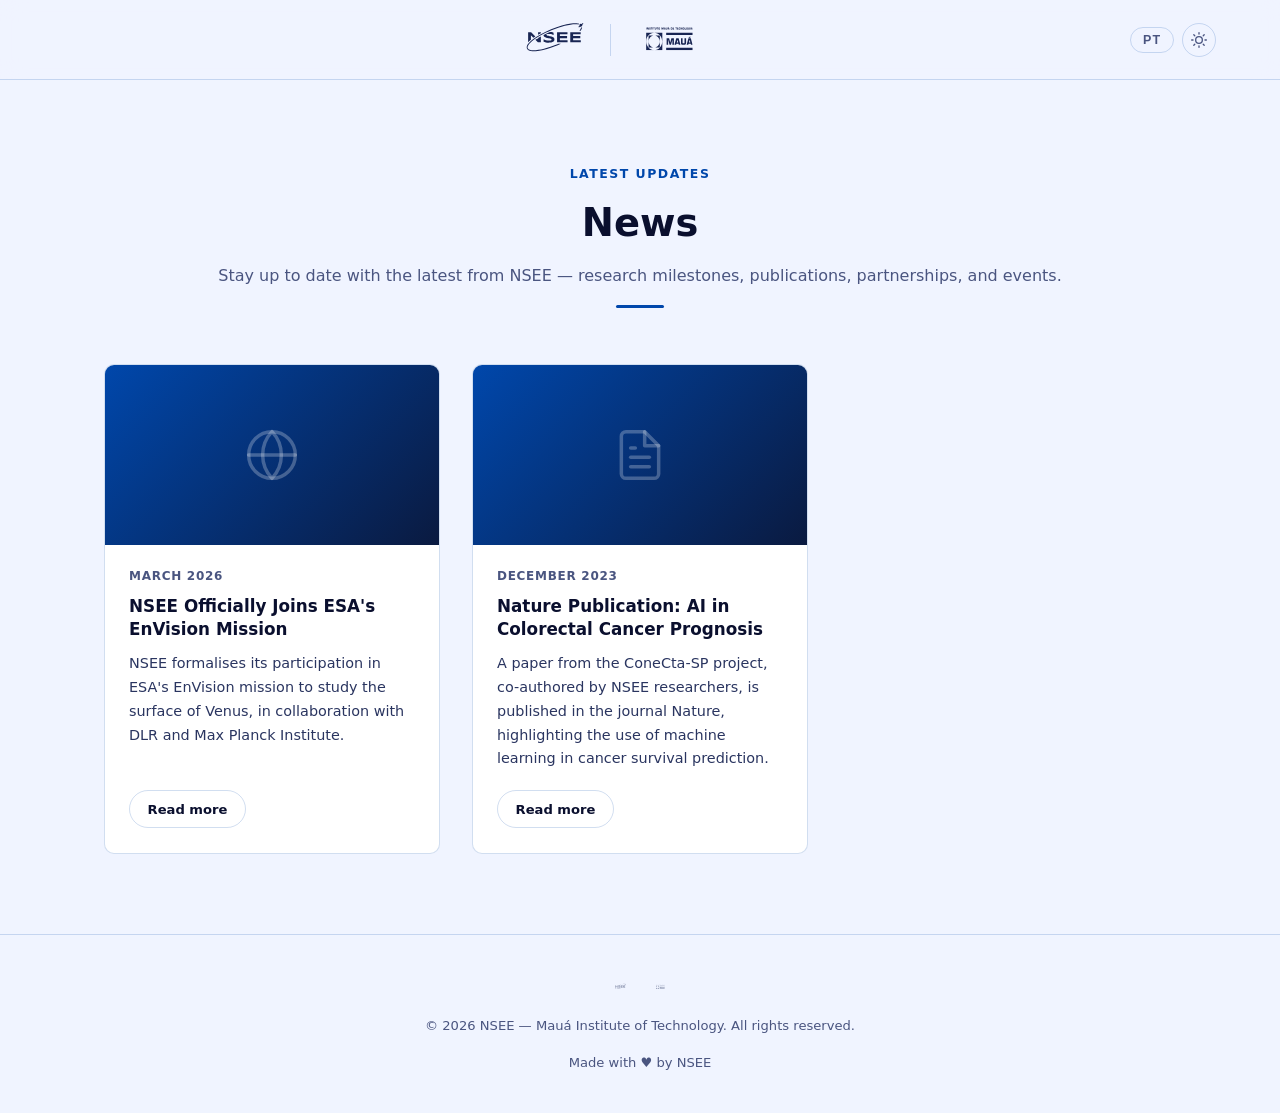
<file: news.html>
<!DOCTYPE html>
<html lang="en">
<head>
  <meta charset="UTF-8" />
  <meta name="viewport" content="width=device-width, initial-scale=1.0" />
  <title>News — NSEE</title>
  <meta name="description" content="Latest news from NSEE — research milestones, publications, partnerships, and events at Mauá Institute of Technology." />
  <meta name="author" content="NSEE — Mauá Institute of Technology" />
  <link rel="canonical" href="https://ffcfelps1.github.io/NSEE_portifolio/news.html" />
  <meta property="og:type"        content="website" />
  <meta property="og:title"       content="NSEE News — Research Updates &amp; Milestones" />
  <meta property="og:description" content="Stay up to date with the latest from NSEE — research milestones, publications, partnerships, and events." />
  <meta property="og:url"         content="https://ffcfelps1.github.io/NSEE_portifolio/news.html" />
  <meta property="og:image"       content="https://ffcfelps1.github.io/NSEE_portifolio/assets/nsee_azul.svg" />
  <meta name="twitter:card"       content="summary_large_image" />
  <link rel="icon" type="image/svg+xml" href="assets/nsee_azul.svg" />
  <link rel="stylesheet" href="css/style.css" />
  <script>document.documentElement.setAttribute('data-theme',localStorage.getItem('nsee-theme')||(matchMedia('(prefers-color-scheme: light)').matches?'light':'dark'));</script>
</head>
<body>
  <a href="#main-content" class="skip-link">Skip to content</a>

  <!-- ===== NAVBAR ===== -->
  <nav class="navbar">
    <a href="index.html" class="nav-logo">
      <img src="assets/nsee_branco.svg" alt="NSEE" />
      <span class="nav-logo-sep" aria-hidden="true"></span>
      <img src="assets/maua_branco.svg" alt="Mauá" class="nav-logo-maua" />
    </a>

    <button class="nav-toggle" id="navToggle" aria-label="Toggle menu" aria-expanded="false">
      <span></span><span></span><span></span>
    </button>

    <ul class="nav-links" id="navLinks">
      <li><a href="index.html"          data-i18n="nav.home">Home</a></li>
      <li><a href="about.html"          data-i18n="nav.about">About</a></li>
      <li><a href="team.html"           data-i18n="nav.team">Team</a></li>
      <li><a href="projects.html"       data-i18n="nav.projects">Projects</a></li>
      <li><a href="news.html"           data-i18n="nav.news">News</a></li>
      <li><a href="opportunities.html"  data-i18n="nav.opportunities">Opportunities</a></li>
      <li><a href="contact.html"        data-i18n="nav.contact">Contact</a></li>
    </ul>

    <div class="nav-controls">
      <button class="lang-toggle" id="langToggle" aria-label="Switch language">PT</button>
      <button class="theme-toggle" id="themeToggle" aria-label="Toggle theme">
        <svg class="icon-moon" xmlns="http://www.w3.org/2000/svg" viewBox="0 0 24 24" fill="currentColor" width="16" height="16" aria-hidden="true"><path d="M21 12.79A9 9 0 1 1 11.21 3a7 7 0 0 0 9.79 9.79z"/></svg>
        <svg class="icon-sun" xmlns="http://www.w3.org/2000/svg" viewBox="0 0 24 24" fill="none" stroke="currentColor" stroke-width="2" stroke-linecap="round" stroke-linejoin="round" width="16" height="16" aria-hidden="true"><circle cx="12" cy="12" r="5"/><line x1="12" y1="1" x2="12" y2="3"/><line x1="12" y1="21" x2="12" y2="23"/><line x1="4.22" y1="4.22" x2="5.64" y2="5.64"/><line x1="18.36" y1="18.36" x2="19.78" y2="19.78"/><line x1="1" y1="12" x2="3" y2="12"/><line x1="21" y1="12" x2="23" y2="12"/><line x1="4.22" y1="19.78" x2="5.64" y2="18.36"/><line x1="18.36" y1="5.64" x2="19.78" y2="4.22"/></svg>
      </button>
    </div>
  </nav>

  <!-- ===== CONTENT ===== -->
  <div class="page-wrapper" id="main-content">
    <div class="section">

      <div class="section-header">
        <span class="section-tag" data-i18n="news.tag">Latest Updates</span>
        <h2 data-i18n="news.title">News</h2>
        <p data-i18n="news.desc">Stay up to date with the latest from NSEE — research milestones, publications, partnerships, and events.</p>
      </div>

      <!-- ===== NEWS GRID ===== -->
      <div class="news-grid" id="newsGrid">
        <!-- Rendered by js/cms.js from data/content.json -->
      </div><!-- /.news-grid -->

    </div>
  </div>

  <!-- ===== FOOTER ===== -->
  <footer class="footer">
    <div class="footer-partners">
      <img src="assets/nsee_branco.svg" alt="NSEE" />
      <img src="assets/maua_branco.svg" alt="Mauá" />
    </div>
    <p class="footer-text" data-i18n="footer.rights">© 2026 NSEE — Mauá Institute of Technology. All rights reserved.</p>
    <p class="footer-text" data-i18n="footer.made">Made with ♥ by NSEE</p>
  </footer>

  <script src="js/i18n.js"></script>
  <script src="js/main.js"></script>
  <script src="js/cms.js"></script>
</body>
</html>
</file>
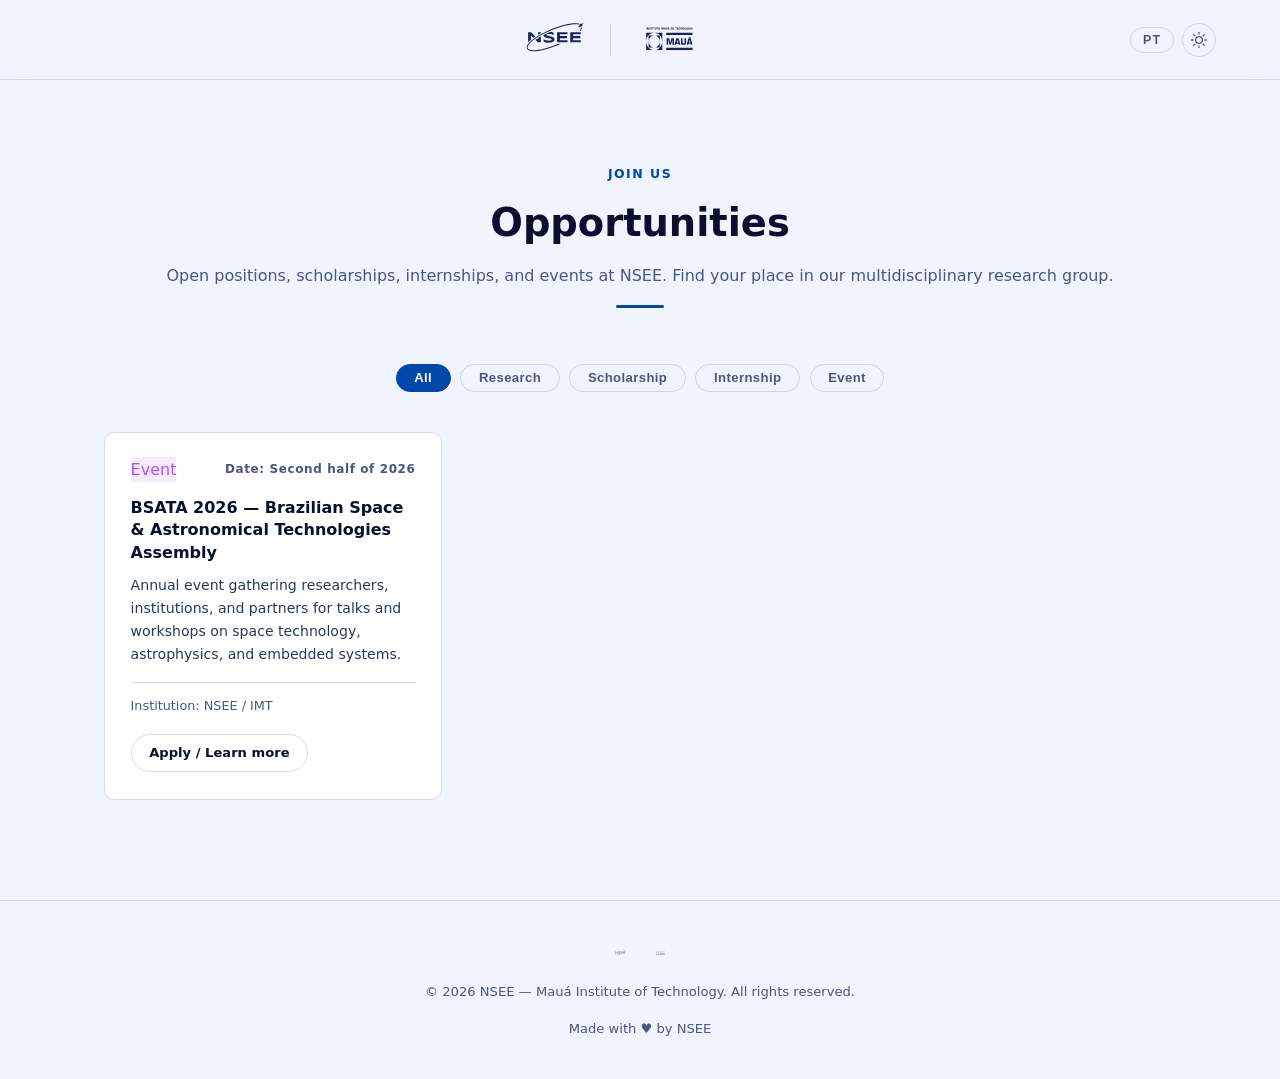
<file: opportunities.html>
<!DOCTYPE html>
<html lang="en">
<head>
  <meta charset="UTF-8" />
  <meta name="viewport" content="width=device-width, initial-scale=1.0" />
  <title>Opportunities — NSEE</title>
  <meta name="description" content="Open positions, scholarships, internships, and events at NSEE — Mauá Institute of Technology." />
  <meta name="author" content="NSEE — Mauá Institute of Technology" />
  <link rel="canonical" href="https://ffcfelps1.github.io/NSEE_portifolio/opportunities.html" />
  <meta property="og:type"        content="website" />
  <meta property="og:title"       content="NSEE Opportunities — Positions, Scholarships &amp; Events" />
  <meta property="og:description" content="Open positions, scholarships, internships, and events at NSEE. Find your place in our multidisciplinary research group." />
  <meta property="og:url"         content="https://ffcfelps1.github.io/NSEE_portifolio/opportunities.html" />
  <meta property="og:image"       content="https://ffcfelps1.github.io/NSEE_portifolio/assets/nsee_azul.svg" />
  <meta name="twitter:card"       content="summary_large_image" />
  <link rel="icon" type="image/svg+xml" href="assets/nsee_azul.svg" />
  <link rel="stylesheet" href="css/style.css" />
  <script>document.documentElement.setAttribute('data-theme',localStorage.getItem('nsee-theme')||(matchMedia('(prefers-color-scheme: light)').matches?'light':'dark'));</script>
</head>
<body>
  <a href="#main-content" class="skip-link">Skip to content</a>

  <!-- ===== NAVBAR ===== -->
  <nav class="navbar">
    <a href="index.html" class="nav-logo">
      <img src="assets/nsee_branco.svg" alt="NSEE" />
      <span class="nav-logo-sep" aria-hidden="true"></span>
      <img src="assets/maua_branco.svg" alt="Mauá" class="nav-logo-maua" />
    </a>

    <button class="nav-toggle" id="navToggle" aria-label="Toggle menu" aria-expanded="false">
      <span></span><span></span><span></span>
    </button>

    <ul class="nav-links" id="navLinks">
      <li><a href="index.html"          data-i18n="nav.home">Home</a></li>
      <li><a href="about.html"          data-i18n="nav.about">About</a></li>
      <li><a href="team.html"           data-i18n="nav.team">Team</a></li>
      <li><a href="projects.html"       data-i18n="nav.projects">Projects</a></li>
      <li><a href="news.html"           data-i18n="nav.news">News</a></li>
      <li><a href="opportunities.html"  data-i18n="nav.opportunities">Opportunities</a></li>
      <li><a href="contact.html"        data-i18n="nav.contact">Contact</a></li>
    </ul>

    <div class="nav-controls">
      <button class="lang-toggle" id="langToggle" aria-label="Switch language">PT</button>
      <button class="theme-toggle" id="themeToggle" aria-label="Toggle theme">
        <svg class="icon-moon" xmlns="http://www.w3.org/2000/svg" viewBox="0 0 24 24" fill="currentColor" width="16" height="16" aria-hidden="true"><path d="M21 12.79A9 9 0 1 1 11.21 3a7 7 0 0 0 9.79 9.79z"/></svg>
        <svg class="icon-sun" xmlns="http://www.w3.org/2000/svg" viewBox="0 0 24 24" fill="none" stroke="currentColor" stroke-width="2" stroke-linecap="round" stroke-linejoin="round" width="16" height="16" aria-hidden="true"><circle cx="12" cy="12" r="5"/><line x1="12" y1="1" x2="12" y2="3"/><line x1="12" y1="21" x2="12" y2="23"/><line x1="4.22" y1="4.22" x2="5.64" y2="5.64"/><line x1="18.36" y1="18.36" x2="19.78" y2="19.78"/><line x1="1" y1="12" x2="3" y2="12"/><line x1="21" y1="12" x2="23" y2="12"/><line x1="4.22" y1="19.78" x2="5.64" y2="18.36"/><line x1="18.36" y1="5.64" x2="19.78" y2="4.22"/></svg>
      </button>
    </div>
  </nav>

  <!-- ===== CONTENT ===== -->
  <div class="page-wrapper" id="main-content">
    <div class="section">

      <div class="section-header">
        <span class="section-tag" data-i18n="opp.tag">Join Us</span>
        <h2 data-i18n="opp.title">Opportunities</h2>
        <p data-i18n="opp.desc">Open positions, scholarships, internships, and events at NSEE. Find your place in our multidisciplinary research group.</p>
      </div>

      <!-- Filter Bar -->
      <div class="filter-bar" role="group" aria-label="Filter opportunities by type">
        <button class="filter-chip active" data-opp-filter="all"         data-i18n="opp.filter.all">All</button>
        <button class="filter-chip"        data-opp-filter="research"    data-i18n="opp.filter.research">Research</button>
        <button class="filter-chip"        data-opp-filter="scholarship" data-i18n="opp.filter.scholarship">Scholarship</button>
        <button class="filter-chip"        data-opp-filter="internship"  data-i18n="opp.filter.internship">Internship</button>
        <button class="filter-chip"        data-opp-filter="event"       data-i18n="opp.filter.event">Event</button>
      </div>

      <!-- ===== OPPORTUNITIES GRID ===== -->
      <div class="opp-grid" id="oppGrid">
        <!-- Rendered by js/cms.js from data/content.json -->
      </div><!-- /.opp-grid -->

    </div>
  </div>

  <!-- ===== FOOTER ===== -->
  <footer class="footer">
    <div class="footer-partners">
      <img src="assets/nsee_branco.svg" alt="NSEE" />
      <img src="assets/maua_branco.svg" alt="Mauá" />
    </div>
    <p class="footer-text" data-i18n="footer.rights">© 2026 NSEE — Mauá Institute of Technology. All rights reserved.</p>
    <p class="footer-text" data-i18n="footer.made">Made with ♥ by NSEE</p>
  </footer>

  <script src="js/i18n.js"></script>
  <script src="js/main.js"></script>
  <script src="js/cms.js"></script>
</body>
</html>
</file>
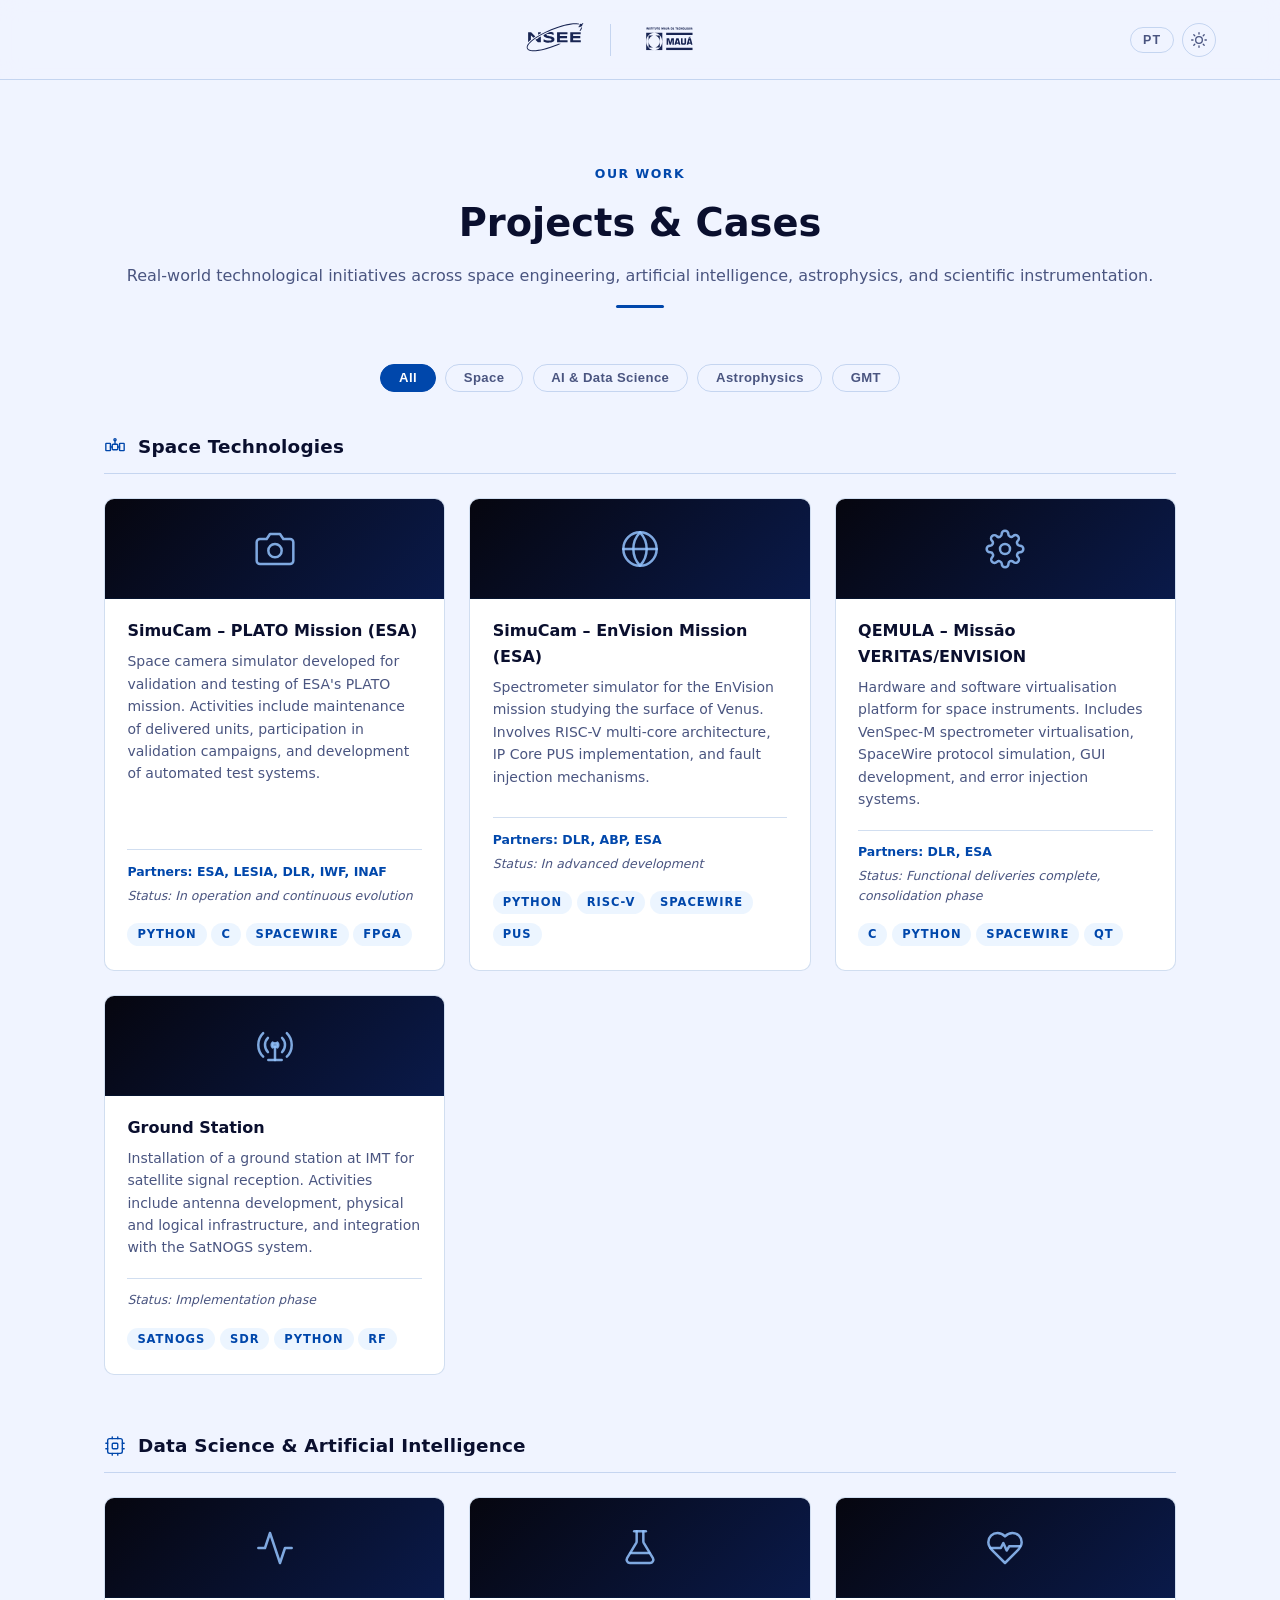
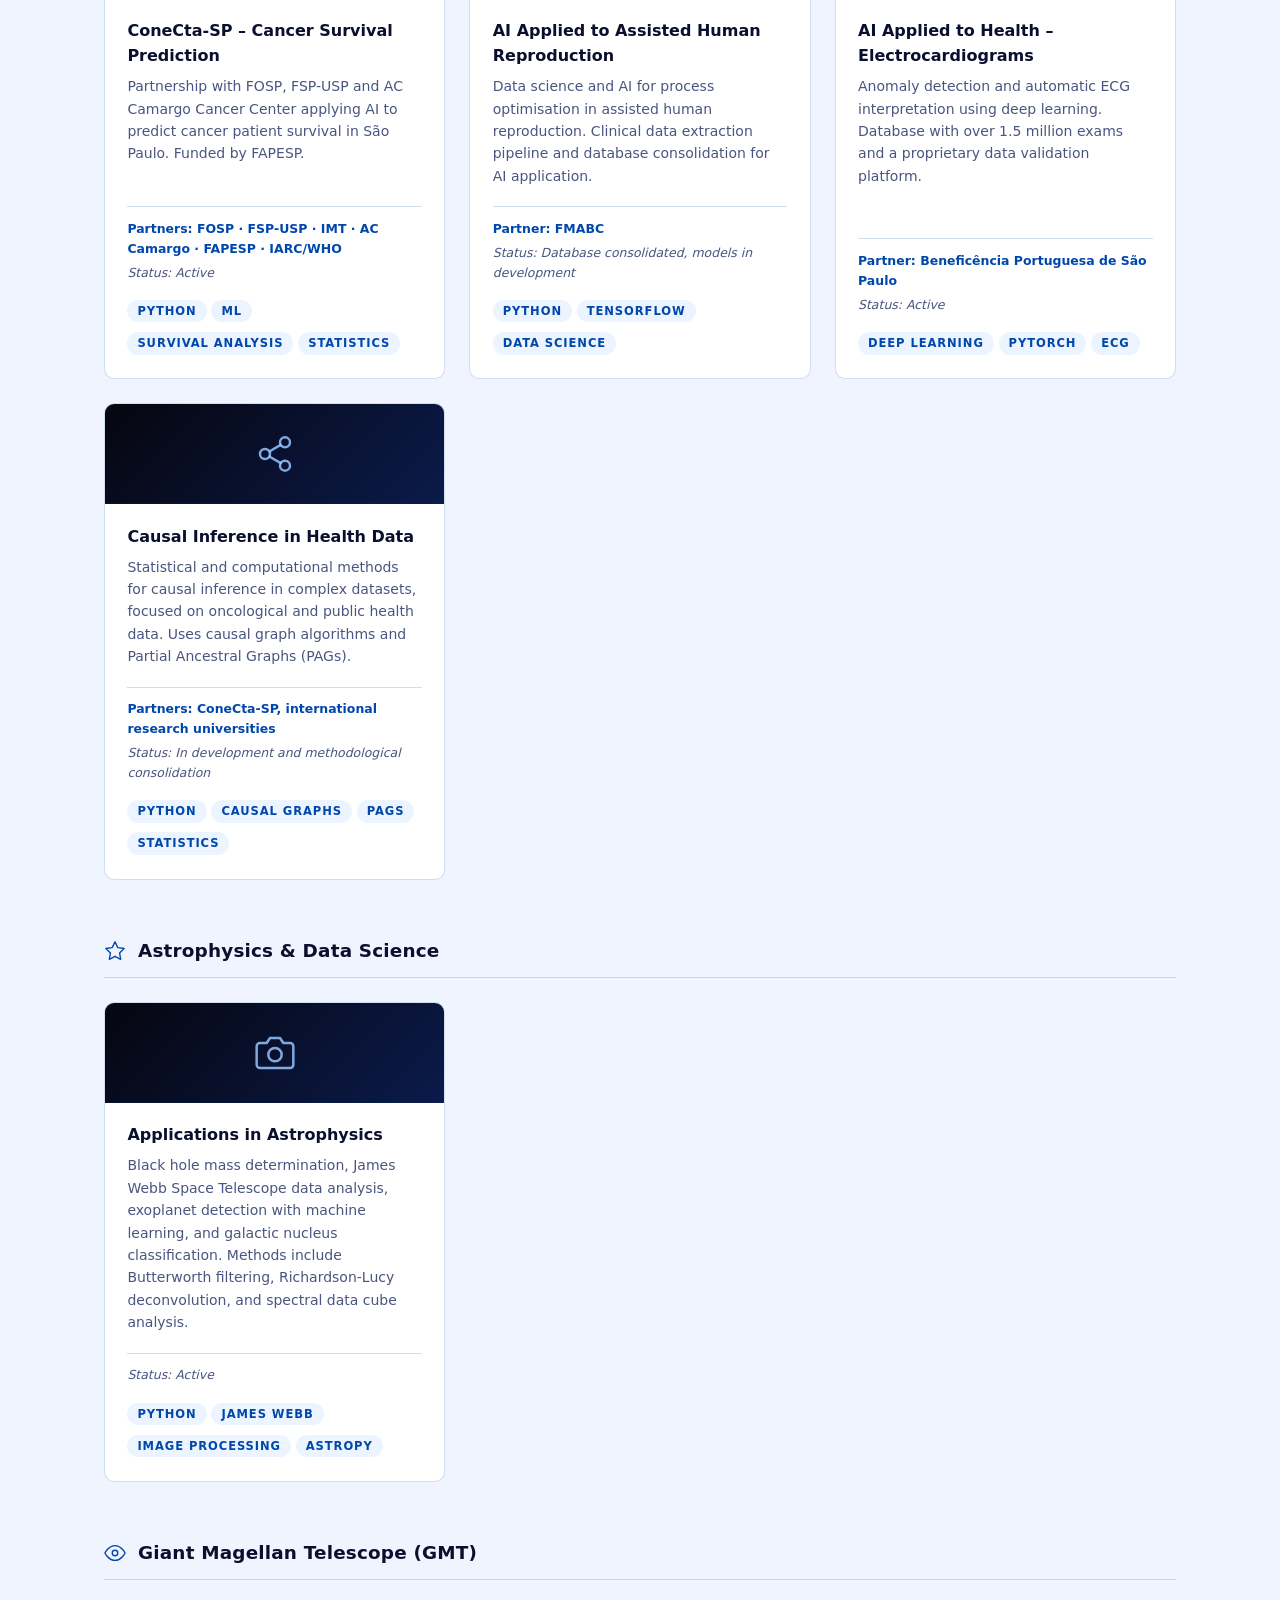
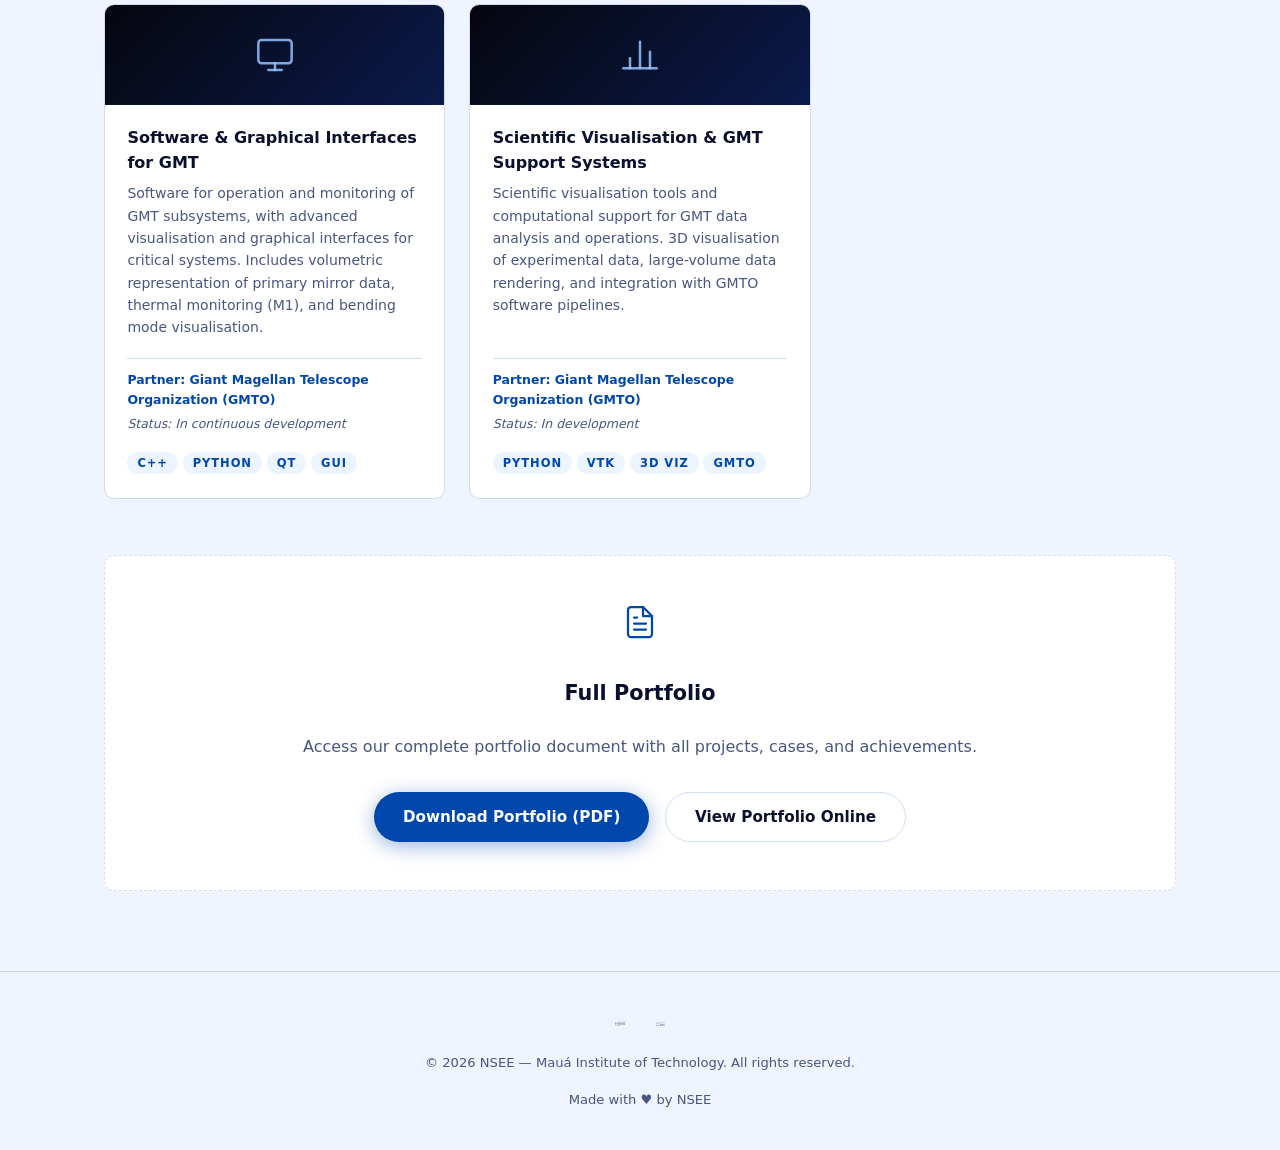
<file: projects.html>
<!DOCTYPE html>
<html lang="en">
<head>
  <meta charset="UTF-8" />
  <meta name="viewport" content="width=device-width, initial-scale=1.0" />
  <title>Projects — NSEE</title>
  <meta name="description" content="NSEE projects: space simulators for ESA, AI applied to health, astrophysics research, and GMT software systems." />
  <meta name="author" content="NSEE — Mauá Institute of Technology" />
  <link rel="canonical" href="https://ffcfelps1.github.io/NSEE_portifolio/projects.html" />
  <meta property="og:type"        content="website" />
  <meta property="og:title"       content="NSEE Projects — Space, AI, Astrophysics &amp; GMT" />
  <meta property="og:description" content="10 active research projects: SimuCam (ESA/PLATO), QEMULA, cancer prediction AI, ECG deep learning, GMT software, and more." />
  <meta property="og:url"         content="https://ffcfelps1.github.io/NSEE_portifolio/projects.html" />
  <meta property="og:image"       content="https://ffcfelps1.github.io/NSEE_portifolio/assets/nsee_azul.svg" />
  <meta name="twitter:card"       content="summary_large_image" />
  <link rel="icon" type="image/svg+xml" href="assets/nsee_azul.svg" />
  <link rel="stylesheet" href="css/style.css" />
  <script>document.documentElement.setAttribute('data-theme',localStorage.getItem('nsee-theme')||(matchMedia('(prefers-color-scheme: light)').matches?'light':'dark'));</script>
</head>
<body>
  <a href="#main-content" class="skip-link">Skip to content</a>

  <!-- ===== NAVBAR ===== -->
  <nav class="navbar">
    <a href="index.html" class="nav-logo">
      <img src="assets/nsee_branco.svg" alt="NSEE" />
      <span class="nav-logo-sep" aria-hidden="true"></span>
      <img src="assets/maua_branco.svg" alt="Mauá" class="nav-logo-maua" />
    </a>

    <button class="nav-toggle" id="navToggle" aria-label="Toggle menu" aria-expanded="false">
      <span></span><span></span><span></span>
    </button>

    <ul class="nav-links" id="navLinks">
      <li><a href="index.html"          data-i18n="nav.home">Home</a></li>
      <li><a href="about.html"          data-i18n="nav.about">About</a></li>
      <li><a href="team.html"           data-i18n="nav.team">Team</a></li>
      <li><a href="projects.html"       data-i18n="nav.projects">Projects</a></li>
      <li><a href="news.html"           data-i18n="nav.news">News</a></li>
      <li><a href="opportunities.html"  data-i18n="nav.opportunities">Opportunities</a></li>
      <li><a href="contact.html"        data-i18n="nav.contact">Contact</a></li>
    </ul>

    <div class="nav-controls">
      <button class="lang-toggle" id="langToggle" aria-label="Switch language">PT</button>
      <button class="theme-toggle" id="themeToggle" aria-label="Toggle theme">
        <svg class="icon-moon" xmlns="http://www.w3.org/2000/svg" viewBox="0 0 24 24" fill="currentColor" width="16" height="16" aria-hidden="true"><path d="M21 12.79A9 9 0 1 1 11.21 3a7 7 0 0 0 9.79 9.79z"/></svg>
        <svg class="icon-sun" xmlns="http://www.w3.org/2000/svg" viewBox="0 0 24 24" fill="none" stroke="currentColor" stroke-width="2" stroke-linecap="round" stroke-linejoin="round" width="16" height="16" aria-hidden="true"><circle cx="12" cy="12" r="5"/><line x1="12" y1="1" x2="12" y2="3"/><line x1="12" y1="21" x2="12" y2="23"/><line x1="4.22" y1="4.22" x2="5.64" y2="5.64"/><line x1="18.36" y1="18.36" x2="19.78" y2="19.78"/><line x1="1" y1="12" x2="3" y2="12"/><line x1="21" y1="12" x2="23" y2="12"/><line x1="4.22" y1="19.78" x2="5.64" y2="18.36"/><line x1="18.36" y1="5.64" x2="19.78" y2="4.22"/></svg>
      </button>
    </div>
  </nav>

  <!-- ===== CONTENT ===== -->
  <div class="page-wrapper" id="main-content">
    <div class="section">

      <div class="section-header">
        <span class="section-tag" data-i18n="projects.tag">Our Work</span>
        <h2 data-i18n="projects.title">Projects &amp; Cases</h2>
        <p data-i18n="projects.desc">Real-world technological initiatives across space engineering, artificial intelligence, astrophysics, and scientific instrumentation.</p>
      </div>

      <!-- Filter Bar -->
      <div class="filter-bar" role="group" aria-label="Filter projects by category">
        <button class="filter-chip active" data-filter="all"  data-i18n="filter.all">All</button>
        <button class="filter-chip" data-filter="space"       data-i18n="filter.space">Space</button>
        <button class="filter-chip" data-filter="ai"          data-i18n="filter.ai">AI &amp; Data Science</button>
        <button class="filter-chip" data-filter="astro"       data-i18n="filter.astro">Astrophysics</button>
        <button class="filter-chip" data-filter="gmt"         data-i18n="filter.gmt">GMT</button>
      </div>

      <!-- ===== CATEGORY 1: SPACE ===== -->
      <div class="project-category" data-category="space">
        <div class="category-header">
          <span class="category-icon"><svg xmlns="http://www.w3.org/2000/svg" viewBox="0 0 24 24" fill="none" stroke="currentColor" stroke-width="1.5" stroke-linecap="round" stroke-linejoin="round" width="22" height="22" aria-hidden="true"><rect x="9" y="9" width="6" height="6" rx="1"/><rect x="2" y="8" width="5" height="8" rx="0.5"/><rect x="17" y="8" width="5" height="8" rx="0.5"/><line x1="7" y1="12" x2="9" y2="12"/><line x1="15" y1="12" x2="17" y2="12"/><line x1="12" y1="9" x2="12" y2="5"/><circle cx="12" cy="4" r="1.2"/></svg></span>
          <h3 class="category-title" data-i18n="cat.space">Space Technologies</h3>
        </div>
        <div class="projects-grid">

          <div class="project-card">
            <div class="project-thumb"><svg xmlns="http://www.w3.org/2000/svg" viewBox="0 0 24 24" fill="none" stroke="currentColor" stroke-width="1.5" stroke-linecap="round" stroke-linejoin="round" width="40" height="40" aria-hidden="true"><path d="M23 19a2 2 0 0 1-2 2H3a2 2 0 0 1-2-2V8a2 2 0 0 1 2-2h4l2-3h6l2 3h4a2 2 0 0 1 2 2z"/><circle cx="12" cy="13" r="4"/></svg></div>
            <div class="project-body">
              <h3 data-i18n="sp1.title">SimuCam – PLATO Mission (ESA)</h3>
              <p data-i18n="sp1.desc">Space camera simulator developed for validation and testing of ESA's PLATO mission.</p>
              <div class="project-meta">
                <span class="project-partners" data-i18n="sp1.partners">Partners: ESA, LESIA, DLR, IWF, INAF</span>
                <span class="project-status" data-i18n="sp1.status">Status: In operation and continuous evolution</span>
              </div>
              <div class="tag-group"><span class="tag">Python</span><span class="tag">C</span><span class="tag">SpaceWire</span><span class="tag">FPGA</span></div>
            </div>
          </div>

          <div class="project-card">
            <div class="project-thumb"><svg xmlns="http://www.w3.org/2000/svg" viewBox="0 0 24 24" fill="none" stroke="currentColor" stroke-width="1.5" stroke-linecap="round" stroke-linejoin="round" width="40" height="40" aria-hidden="true"><circle cx="12" cy="12" r="10"/><path d="M12 2a14.5 14.5 0 0 0 0 20A14.5 14.5 0 0 0 12 2"/><path d="M2 12h20"/></svg></div>
            <div class="project-body">
              <h3 data-i18n="sp2.title">SimuCam – EnVision Mission (ESA)</h3>
              <p data-i18n="sp2.desc">Spectrometer simulator for the EnVision mission studying the surface of Venus.</p>
              <div class="project-meta">
                <span class="project-partners" data-i18n="sp2.partners">Partners: DLR, MPS, ESA</span>
                <span class="project-status" data-i18n="sp2.status">Status: In advanced development</span>
              </div>
              <div class="tag-group"><span class="tag">Python</span><span class="tag">RISC-V</span><span class="tag">SpaceWire</span><span class="tag">PUS</span></div>
            </div>
          </div>

          <div class="project-card">
            <div class="project-thumb"><svg xmlns="http://www.w3.org/2000/svg" viewBox="0 0 24 24" fill="none" stroke="currentColor" stroke-width="1.5" stroke-linecap="round" stroke-linejoin="round" width="40" height="40" aria-hidden="true"><circle cx="12" cy="12" r="3"/><path d="M19.4 15a1.65 1.65 0 0 0 .33 1.82l.06.06a2 2 0 0 1-2.83 2.83l-.06-.06a1.65 1.65 0 0 0-1.82-.33 1.65 1.65 0 0 0-1 1.51V21a2 2 0 0 1-4 0v-.09A1.65 1.65 0 0 0 9 19.4a1.65 1.65 0 0 0-1.82.33l-.06.06a2 2 0 0 1-2.83-2.83l.06-.06A1.65 1.65 0 0 0 4.68 15a1.65 1.65 0 0 0-1.51-1H3a2 2 0 0 1 0-4h.09A1.65 1.65 0 0 0 4.6 9a1.65 1.65 0 0 0-.33-1.82l-.06-.06a2 2 0 0 1 2.83-2.83l.06.06A1.65 1.65 0 0 0 9 4.68a1.65 1.65 0 0 0 1-1.51V3a2 2 0 0 1 4 0v.09a1.65 1.65 0 0 0 1 1.51 1.65 1.65 0 0 0 1.82-.33l.06-.06a2 2 0 0 1 2.83 2.83l-.06.06A1.65 1.65 0 0 0 19.4 9a1.65 1.65 0 0 0 1.51 1H21a2 2 0 0 1 0 4h-.09a1.65 1.65 0 0 0-1.51 1z"/></svg></div>
            <div class="project-body">
              <h3 data-i18n="sp3.title">QEMULA – Missão VERITAS/ENVISION</h3>
              <p data-i18n="sp3.desc">Hardware and software virtualisation platform for space instruments including VenSpec-M and SpaceWire protocol simulation.</p>
              <div class="project-meta">
                <span class="project-partners" data-i18n="sp3.partners">Partners: DLR, ESA</span>
                <span class="project-status" data-i18n="sp3.status">Status: Functional deliveries complete, consolidation phase</span>
              </div>
              <div class="tag-group"><span class="tag">C</span><span class="tag">Python</span><span class="tag">SpaceWire</span><span class="tag">Qt</span></div>
            </div>
          </div>

          <div class="project-card">
            <div class="project-thumb"><svg xmlns="http://www.w3.org/2000/svg" viewBox="0 0 24 24" fill="none" stroke="currentColor" stroke-width="1.5" stroke-linecap="round" stroke-linejoin="round" width="40" height="40" aria-hidden="true"><path d="M4.9 4.9a10 10 0 0 0 0 14.14M7.76 7.76a6 6 0 0 0 0 8.49M10.6 10.6a2 2 0 0 0 0 2.83"/><circle cx="12" cy="12" r="1"/><path d="M19.1 4.9a10 10 0 0 1 0 14.14M16.24 7.76a6 6 0 0 1 0 8.49M13.41 10.6a2 2 0 0 1 0 2.83"/><line x1="12" y1="13" x2="12" y2="21"/><line x1="8" y1="21" x2="16" y2="21"/></svg></div>
            <div class="project-body">
              <h3 data-i18n="sp4.title">Ground Station</h3>
              <p data-i18n="sp4.desc">Installation of a ground station at IMT for satellite signal reception with SatNOGS integration.</p>
              <div class="project-meta">
                <span class="project-status" data-i18n="sp4.status">Status: Implementation phase</span>
              </div>
              <div class="tag-group"><span class="tag">SatNOGS</span><span class="tag">SDR</span><span class="tag">Python</span><span class="tag">RF</span></div>
            </div>
          </div>

        </div>
      </div>

      <!-- ===== CATEGORY 2: AI ===== -->
      <div class="project-category" data-category="ai">
        <div class="category-header">
          <span class="category-icon"><svg xmlns="http://www.w3.org/2000/svg" viewBox="0 0 24 24" fill="none" stroke="currentColor" stroke-width="1.5" stroke-linecap="round" stroke-linejoin="round" width="22" height="22" aria-hidden="true"><rect width="16" height="16" x="4" y="4" rx="2"/><rect width="6" height="6" x="9" y="9" rx="1"/><path d="M15 2v2M15 20v2M2 15h2M2 9h2M20 15h2M20 9h2M9 2v2M9 20v2"/></svg></span>
          <h3 class="category-title" data-i18n="cat.ai">Data Science &amp; Artificial Intelligence</h3>
        </div>
        <div class="projects-grid">

          <div class="project-card">
            <div class="project-thumb"><svg xmlns="http://www.w3.org/2000/svg" viewBox="0 0 24 24" fill="none" stroke="currentColor" stroke-width="1.5" stroke-linecap="round" stroke-linejoin="round" width="40" height="40" aria-hidden="true"><polyline points="22 12 18 12 15 21 9 3 6 12 2 12"/></svg></div>
            <div class="project-body">
              <h3 data-i18n="ai1.title">ConeCta-SP – Cancer Survival Prediction</h3>
              <p data-i18n="ai1.desc">Partnership with FOSP, FSP-USP and AC Camargo Cancer Center applying AI to predict cancer patient survival in São Paulo. Funded by FAPESP.</p>
              <div class="project-full-desc" data-i18n-html="ai1.fullDesc" hidden aria-hidden="true"></div>
              <div class="project-meta">
                <span class="project-partners" data-i18n="ai1.partners">Partners: FOSP · FSP-USP · IMT · AC Camargo · FAPESP · IARC/WHO</span>
                <span class="project-status" data-i18n="ai1.status">Status: Active</span>
              </div>
              <div class="tag-group"><span class="tag">Python</span><span class="tag">ML</span><span class="tag">Survival Analysis</span><span class="tag">Statistics</span></div>
            </div>
          </div>

          <div class="project-card">
            <div class="project-thumb"><svg xmlns="http://www.w3.org/2000/svg" viewBox="0 0 24 24" fill="none" stroke="currentColor" stroke-width="1.5" stroke-linecap="round" stroke-linejoin="round" width="40" height="40" aria-hidden="true"><path d="M14 2v6a2 2 0 0 0 .245.96l5.51 9.08A2 2 0 0 1 18 21H6a2 2 0 0 1-1.755-2.96l5.51-9.08A2 2 0 0 0 10 8V2"/><path d="M6.453 15h11.094"/><path d="M8.5 2h7"/></svg></div>
            <div class="project-body">
              <h3 data-i18n="ai2.title">AI Applied to Assisted Human Reproduction</h3>
              <p data-i18n="ai2.desc">Data science and AI for process optimisation in assisted human reproduction.</p>
              <div class="project-meta">
                <span class="project-partners" data-i18n="ai2.partners">Partner: FMABC</span>
                <span class="project-status" data-i18n="ai2.status">Status: Database consolidated, models in development</span>
              </div>
              <div class="tag-group"><span class="tag">Python</span><span class="tag">TensorFlow</span><span class="tag">Data Science</span></div>
            </div>
          </div>

          <div class="project-card">
            <div class="project-thumb"><svg xmlns="http://www.w3.org/2000/svg" viewBox="0 0 24 24" fill="none" stroke="currentColor" stroke-width="1.5" stroke-linecap="round" stroke-linejoin="round" width="40" height="40" aria-hidden="true"><path d="M19 14c1.49-1.46 3-3.21 3-5.5A5.5 5.5 0 0 0 16.5 3c-1.76 0-3 .5-4.5 2-1.5-1.5-2.74-2-4.5-2A5.5 5.5 0 0 0 2 8.5c0 2.3 1.5 4.05 3 5.5l7 7Z"/><path d="M3.22 12H9.5l1.5-3 2 4.5 1.5-2.5H21"/></svg></div>
            <div class="project-body">
              <h3 data-i18n="ai3.title">AI Applied to Health – Electrocardiograms</h3>
              <p data-i18n="ai3.desc">Deep learning for anomaly detection and ECG interpretation. Database with over 1.5 million exams.</p>
              <div class="project-meta">
                <span class="project-partners" data-i18n="ai3.partners">Partner: Beneficência Portuguesa de São Paulo</span>
                <span class="project-status" data-i18n="ai3.status">Status: Active</span>
              </div>
              <div class="tag-group"><span class="tag">Deep Learning</span><span class="tag">PyTorch</span><span class="tag">ECG</span></div>
            </div>
          </div>

          <div class="project-card">
            <div class="project-thumb"><svg xmlns="http://www.w3.org/2000/svg" viewBox="0 0 24 24" fill="none" stroke="currentColor" stroke-width="1.5" stroke-linecap="round" stroke-linejoin="round" width="40" height="40" aria-hidden="true"><circle cx="18" cy="5" r="3"/><circle cx="6" cy="12" r="3"/><circle cx="18" cy="19" r="3"/><line x1="8.59" y1="13.51" x2="15.42" y2="17.49"/><line x1="15.41" y1="6.51" x2="8.59" y2="10.49"/></svg></div>
            <div class="project-body">
              <h3 data-i18n="ai4.title">Causal Inference in Health Data</h3>
              <p data-i18n="ai4.desc">Causal inference methods for identifying cause-and-effect in complex health datasets using causal graphs and PAGs.</p>
              <div class="project-meta">
                <span class="project-partners" data-i18n="ai4.partners">Partners: ConeCta-SP, international research universities</span>
                <span class="project-status" data-i18n="ai4.status">Status: In development and methodological consolidation</span>
              </div>
              <div class="tag-group"><span class="tag">Python</span><span class="tag">Causal Graphs</span><span class="tag">PAGs</span><span class="tag">Statistics</span></div>
            </div>
          </div>

        </div>
      </div>

      <!-- ===== CATEGORY 3: ASTROPHYSICS ===== -->
      <div class="project-category" data-category="astro">
        <div class="category-header">
          <span class="category-icon"><svg xmlns="http://www.w3.org/2000/svg" viewBox="0 0 24 24" fill="none" stroke="currentColor" stroke-width="1.5" stroke-linecap="round" stroke-linejoin="round" width="22" height="22" aria-hidden="true"><polygon points="12 2 15.09 8.26 22 9.27 17 14.14 18.18 21.02 12 17.77 5.82 21.02 7 14.14 2 9.27 8.91 8.26 12 2"/></svg></span>
          <h3 class="category-title" data-i18n="cat.astro">Astrophysics &amp; Data Science</h3>
        </div>
        <div class="projects-grid">

          <div class="project-card">
            <div class="project-thumb"><svg xmlns="http://www.w3.org/2000/svg" viewBox="0 0 24 24" fill="none" stroke="currentColor" stroke-width="1.5" stroke-linecap="round" stroke-linejoin="round" width="40" height="40" aria-hidden="true"><path d="M23 19a2 2 0 0 1-2 2H3a2 2 0 0 1-2-2V8a2 2 0 0 1 2-2h4l2-3h6l2 3h4a2 2 0 0 1 2 2z"/><circle cx="12" cy="13" r="4"/></svg></div>
            <div class="project-body">
              <h3 data-i18n="as1.title">Applications in Astrophysics</h3>
              <p data-i18n="as1.desc">Black hole mass determination, James Webb data analysis, exoplanet detection, and galactic nucleus classification using Butterworth filtering and Richardson-Lucy deconvolution.</p>
              <div class="project-meta">
                <span class="project-status" data-i18n="as1.status">Status: Active</span>
              </div>
              <div class="tag-group"><span class="tag">Python</span><span class="tag">James Webb</span><span class="tag">Image Processing</span><span class="tag">Astropy</span></div>
            </div>
          </div>

        </div>
      </div>

      <!-- ===== CATEGORY 4: GMT ===== -->
      <div class="project-category" data-category="gmt">
        <div class="category-header">
          <span class="category-icon"><svg xmlns="http://www.w3.org/2000/svg" viewBox="0 0 24 24" fill="none" stroke="currentColor" stroke-width="1.5" stroke-linecap="round" stroke-linejoin="round" width="22" height="22" aria-hidden="true"><path d="M1 12s4-8 11-8 11 8 11 8-4 8-11 8-11-8-11-8z"/><circle cx="12" cy="12" r="3"/></svg></span>
          <h3 class="category-title" data-i18n="cat.gmt">Giant Magellan Telescope (GMT)</h3>
        </div>
        <div class="projects-grid">

          <div class="project-card">
            <div class="project-thumb"><svg xmlns="http://www.w3.org/2000/svg" viewBox="0 0 24 24" fill="none" stroke="currentColor" stroke-width="1.5" stroke-linecap="round" stroke-linejoin="round" width="40" height="40" aria-hidden="true"><rect width="20" height="14" x="2" y="3" rx="2"/><line x1="8" y1="21" x2="16" y2="21"/><line x1="12" y1="17" x2="12" y2="21"/></svg></div>
            <div class="project-body">
              <h3 data-i18n="gm1.title">Software &amp; Graphical Interfaces for GMT</h3>
              <p data-i18n="gm1.desc">Software for GMT subsystem monitoring with volumetric mirror data representation, thermal monitoring (M1), and bending mode visualisation.</p>
              <div class="project-meta">
                <span class="project-partners" data-i18n="gm1.partners">Partner: GMTO</span>
                <span class="project-status" data-i18n="gm1.status">Status: In continuous development</span>
              </div>
              <div class="tag-group"><span class="tag">C++</span><span class="tag">Python</span><span class="tag">Qt</span><span class="tag">GUI</span></div>
            </div>
          </div>

          <div class="project-card">
            <div class="project-thumb"><svg xmlns="http://www.w3.org/2000/svg" viewBox="0 0 24 24" fill="none" stroke="currentColor" stroke-width="1.5" stroke-linecap="round" stroke-linejoin="round" width="40" height="40" aria-hidden="true"><line x1="18" y1="20" x2="18" y2="10"/><line x1="12" y1="20" x2="12" y2="4"/><line x1="6" y1="20" x2="6" y2="14"/><line x1="2" y1="20" x2="22" y2="20"/></svg></div>
            <div class="project-body">
              <h3 data-i18n="gm2.title">Scientific Visualisation &amp; GMT Support Systems</h3>
              <p data-i18n="gm2.desc">Scientific visualisation tools and 3D data rendering for GMT operations, integrated with GMTO software pipelines.</p>
              <div class="project-meta">
                <span class="project-partners" data-i18n="gm2.partners">Partner: GMTO</span>
                <span class="project-status" data-i18n="gm2.status">Status: In development</span>
              </div>
              <div class="tag-group"><span class="tag">Python</span><span class="tag">VTK</span><span class="tag">3D Viz</span><span class="tag">GMTO</span></div>
            </div>
          </div>

        </div>
      </div>

      <!-- Portfolio CTA -->
      <div class="portfolio-cta">
        <div class="pillar-icon"><svg xmlns="http://www.w3.org/2000/svg" viewBox="0 0 24 24" fill="none" stroke="currentColor" stroke-width="1.5" stroke-linecap="round" stroke-linejoin="round" width="36" height="36" aria-hidden="true"><path d="M14 2H6a2 2 0 0 0-2 2v16a2 2 0 0 0 2 2h12a2 2 0 0 0 2-2V8z"/><polyline points="14 2 14 8 20 8"/><line x1="16" y1="13" x2="8" y2="13"/><line x1="16" y1="17" x2="8" y2="17"/><polyline points="10 9 9 9 8 9"/></svg></div>
        <h3 data-i18n="portfolio.title">Full Portfolio</h3>
        <p data-i18n="portfolio.desc">Access our complete portfolio document with all projects, cases, and achievements.</p>
        <div class="hero-ctas">
          <a href="assets/Portifólio_NSEE.pdf" download class="btn btn-primary" data-i18n="portfolio.btn">Download Portfolio (PDF)</a>
          <a href="assets/Portifólio_NSEE.pdf" target="_blank" rel="noopener" class="btn btn-outline" data-i18n="portfolio.view">View Portfolio Online</a>
        </div>
      </div>

    </div>
  </div>

  <!-- ===== FOOTER ===== -->
  <footer class="footer">
    <div class="footer-partners">
      <img src="assets/nsee_branco.svg" alt="NSEE" />
      <img src="assets/maua_branco.svg" alt="Mauá" />
    </div>
    <p class="footer-text" data-i18n="footer.rights">© 2026 NSEE — Mauá Institute of Technology. All rights reserved.</p>
    <p class="footer-text" data-i18n="footer.made">Made with ♥ by NSEE</p>
  </footer>

  <!-- ===== PROJECT MODAL ===== -->
  <div class="modal" id="projectModal" role="dialog" aria-modal="true" aria-labelledby="modalTitle">
    <div class="modal-inner">
      <button class="modal-close" id="modalClose" aria-label="Close">&times;</button>
      <div class="modal-icon" id="modalIcon"></div>
      <h2 class="modal-title" id="modalTitle"></h2>
      <p class="modal-desc" id="modalDesc"></p>
      <div class="modal-meta" id="modalMeta"></div>
    </div>
  </div>

  <script src="js/i18n.js"></script>
  <script src="js/main.js"></script>
</body>
</html>
</file>
<file: css/style.css>
/* =============================================
   NSEE Portfolio — Global Styles
   Theme: Dark Space | Colors: NSEE Blue + White
   ============================================= */

/* ---------- Reset & Variables ---------- */
*, *::before, *::after {
  box-sizing: border-box;
  margin: 0;
  padding: 0;
}

/* ---- Dark theme (default) ---- */
:root {
  --nsee-blue:      #0047AB;
  --nsee-blue-lt:   #1A6DD4;
  --maua-blue:      #003087;
  --bg-dark:        #06060F;
  --bg-card:        #0E0E1E;
  --bg-card-hover:  #141428;
  --text-primary:   #F0F4FF;
  --text-secondary: #C8D4F0;
  --text-muted:     #8A9BC2;
  --border:         rgba(0, 71, 171, 0.35);
  --accent:         #4A9EFF;
  --nav-bg:         rgba(6, 6, 15, 0.88);
  --hero-overlay:   0.35;
  --font-base:      'Segoe UI', system-ui, -apple-system, sans-serif;
  --radius:         10px;
  --transition:     0.25s ease;
  --nav-h:          80px;
  --logo-filter:    none;          /* white logos visible on dark */
  --logo-filter-maua: none;
}

/* ---- Light theme ---- */
[data-theme="light"] {
  --bg-dark:        #F0F4FF;
  --bg-card:        #FFFFFF;
  --bg-card-hover:  #E8EEF8;
  --text-primary:   #0A0F2E;
  --text-secondary: #2A3560;
  --text-muted:     #4A5580;
  --border:         rgba(0, 71, 171, 0.18);
  --accent:         #0047AB;
  --nav-bg:         rgba(240, 244, 255, 0.92);
  --hero-overlay:   0.55;
  --logo-filter:    invert(1) brightness(0) saturate(100%) invert(12%) sepia(80%) saturate(900%) hue-rotate(200deg); /* makes white logo dark blue */
  --logo-filter-maua: invert(1) brightness(0) saturate(100%) invert(12%) sepia(80%) saturate(900%) hue-rotate(200deg);
}

html { scroll-behavior: smooth; }

body {
  font-family: var(--font-base);
  background: var(--bg-dark);
  color: var(--text-primary);
  min-height: 100vh;
  line-height: 1.6;
  transition: background 0.3s ease, color 0.3s ease;
}

a { color: inherit; text-decoration: none; }
img, svg { display: block; max-width: 100%; }
ul { list-style: none; }

/* Smooth theme switching for all themed elements */
.navbar, .bg-card, .pillar-card, .member-card, .project-card,
.news-card, .opp-card,
.social-item, .contact-form input, .contact-form textarea,
.portfolio-cta, .about-logos, .footer,
.form-group input, .form-group textarea {
  transition: background 0.3s ease, border-color 0.3s ease, color 0.3s ease;
}

/* ---------- Typography ---------- */
h1 { font-size: clamp(2rem, 5vw, 3.5rem); font-weight: 800; letter-spacing: -0.02em; }
h2 { font-size: clamp(1.6rem, 3vw, 2.4rem); font-weight: 700; }
h3 { font-size: 1.2rem; font-weight: 600; }
p  { color: var(--text-muted); font-size: 1rem; }

/* ---------- Navbar ---------- */
.navbar {
  position: fixed;
  top: 0; left: 0; right: 0;
  height: var(--nav-h);
  display: flex;
  align-items: center;
  justify-content: space-between;
  padding: 0 5%;
  background: var(--nav-bg);
  backdrop-filter: blur(12px);
  border-bottom: 1px solid var(--border);
  z-index: 1000;
  gap: 1rem;
  transition: background 0.3s ease, border-color 0.3s ease;
}

/* Dual-logo wrapper in navbar */
.nav-logo {
  display: flex;
  align-items: center;
  gap: 0;
  text-decoration: none;
  flex-shrink: 0;
}

.nav-logo img {
  height: 128px;
  width: auto;
  transition: filter var(--transition);
  filter: var(--logo-filter);
}

/* Vertical divider between the two logos */
.nav-logo-sep {
  width: 1px;
  height: 32px;
  background: var(--border);
  margin: 0 14px;
  flex-shrink: 0;
  transition: background 0.3s ease;
}

.nav-logo .nav-logo-maua {
  height: 128px;
  filter: var(--logo-filter-maua);
}

.nav-links {
  display: none;
  position: fixed;
  top: var(--nav-h);
  left: 0; right: 0;
  background: var(--nav-bg);
  backdrop-filter: blur(12px);
  flex-direction: column;
  padding: 2rem 5%;
  gap: 1.5rem;
  border-bottom: 1px solid var(--border);
  z-index: 999;
}

.nav-links.open { display: flex; }

.nav-links a {
  font-size: 1rem;
  font-weight: 500;
  color: var(--text-muted);
  letter-spacing: 0.04em;
  text-transform: uppercase;
  transition: color var(--transition);
  position: relative;
  padding-bottom: 2px;
}

.nav-links a::after {
  content: '';
  position: absolute;
  bottom: -2px; left: 0;
  width: 0; height: 2px;
  background: var(--accent);
  transition: width var(--transition);
}

.nav-links a:hover,
.nav-links a.active { color: var(--text-primary); }
.nav-links a:hover::after,
.nav-links a.active::after { width: 100%; }

/* Language + Theme controls wrapper */
.nav-controls {
  display: flex;
  align-items: center;
  gap: 0.5rem;
  flex-shrink: 0;
}

/* Language Toggle */
.lang-toggle {
  background: transparent;
  border: 1px solid var(--border);
  color: var(--text-muted);
  font-size: 0.78rem;
  font-weight: 600;
  letter-spacing: 0.08em;
  padding: 5px 12px;
  border-radius: 20px;
  cursor: pointer;
  transition: border-color var(--transition), color var(--transition), background var(--transition);
  white-space: nowrap;
}

.lang-toggle:hover {
  border-color: var(--accent);
  color: var(--accent);
  background: rgba(74, 158, 255, 0.08);
}

/* Theme Toggle */
.theme-toggle {
  background: transparent;
  border: 1px solid var(--border);
  color: var(--text-muted);
  width: 34px;
  height: 34px;
  border-radius: 50%;
  cursor: pointer;
  display: flex;
  align-items: center;
  justify-content: center;
  font-size: 1rem;
  line-height: 1;
  transition: border-color var(--transition), color var(--transition), background var(--transition), transform var(--transition);
  flex-shrink: 0;
}

/* Show moon in dark mode, sun in light mode */
.icon-moon { display: block; }
.icon-sun  { display: none;  }
[data-theme="light"] .icon-moon { display: none;  }
[data-theme="light"] .icon-sun  { display: block; }

.theme-toggle:hover {
  border-color: var(--accent);
  color: var(--accent);
  background: rgba(74, 158, 255, 0.08);
  transform: rotate(20deg);
}

/* Nav Toggle (hamburger — always visible) */
.nav-toggle {
  display: flex;
  flex-direction: column;
  justify-content: space-between;
  width: 26px;
  height: 18px;
  background: none;
  border: none;
  cursor: pointer;
  padding: 0;
  order: -1;
}

.nav-toggle span {
  display: block;
  height: 2px;
  background: var(--text-primary);
  border-radius: 2px;
  transition: transform var(--transition), opacity var(--transition);
}

.nav-toggle.open span:nth-child(1) { transform: translateY(8px) rotate(45deg); }
.nav-toggle.open span:nth-child(2) { opacity: 0; }
.nav-toggle.open span:nth-child(3) { transform: translateY(-8px) rotate(-45deg); }

/* ---------- Page Wrapper ---------- */
.page-wrapper {
  padding-top: var(--nav-h);
  min-height: 100vh;
}

/* ---------- Hero (index) ---------- */
.hero {
  position: relative;
  min-height: calc(100vh - var(--nav-h));
  display: flex;
  align-items: center;
  justify-content: center;
  text-align: center;
  overflow: hidden;
  padding: 4rem 5%;
}

.hero-bg {
  position: absolute;
  inset: 0;
  background: url('../assets/fundo_espaco.jpeg') center/cover no-repeat;
  filter: brightness(var(--hero-overlay));
  z-index: 0;
}

.hero-content {
  position: relative;
  z-index: 1;
  max-width: 760px;
  display: flex;
  flex-direction: column;
  align-items: center;
  gap: 1.5rem;
}

.hero-logo {
  width: clamp(160px, 30vw, 260px);
  filter: drop-shadow(0 0 24px rgba(74, 158, 255, 0.4));
  animation: floatLogo 6s ease-in-out infinite;
}

@keyframes floatLogo {
  0%, 100% { transform: translateY(0); }
  50%       { transform: translateY(-10px); }
}

.hero h1 {
  color: #fff !important;
  text-shadow: 0 2px 20px rgba(0,0,0,0.8);
}

.hero p {
  font-size: clamp(1rem, 2.2vw, 1.2rem);
  color: rgba(255, 255, 255, 0.80) !important;
  max-width: 540px;
}

.hero-ctas {
  display: flex;
  gap: 1rem;
  flex-wrap: wrap;
  justify-content: center;
  margin-top: 0.5rem;
}

/* ---------- Buttons ---------- */
.btn {
  display: inline-flex;
  align-items: center;
  gap: 0.4rem;
  padding: 0.75rem 1.8rem;
  border-radius: 50px;
  font-size: 0.95rem;
  font-weight: 600;
  cursor: pointer;
  transition: transform var(--transition), box-shadow var(--transition), background var(--transition), color var(--transition);
  border: none;
}

.btn:hover { transform: translateY(-2px); }

.btn-primary {
  background: var(--nsee-blue);
  color: #fff;
  box-shadow: 0 4px 20px rgba(0, 71, 171, 0.4);
}

.btn-primary:hover {
  background: var(--nsee-blue-lt);
  box-shadow: 0 6px 28px rgba(0, 71, 171, 0.55);
}

.btn-outline {
  background: transparent;
  color: #fff;
  border: 1.5px solid rgba(255, 255, 255, 0.65);
}

.btn-outline:hover {
  border-color: #fff;
  color: #fff;
  background: rgba(255, 255, 255, 0.12);
}

/* Outline button inside non-hero sections (light bg context) */
.section .btn-outline,
.portfolio-cta .btn-outline {
  color: var(--text-primary);
  border-color: var(--border);
}

.section .btn-outline:hover,
.portfolio-cta .btn-outline:hover {
  border-color: var(--accent);
  color: var(--accent);
  background: rgba(74, 158, 255, 0.07);
}

/* ---------- Section Commons ---------- */
.section {
  padding: 5rem 5%;
  max-width: 1200px;
  margin: 0 auto;
}

.section-header {
  text-align: center;
  margin-bottom: 3.5rem;
}

.section-header h2 { margin-bottom: 0.6rem; }

.section-tag {
  display: inline-block;
  font-size: 0.78rem;
  font-weight: 700;
  letter-spacing: 0.12em;
  text-transform: uppercase;
  color: var(--accent);
  margin-bottom: 0.5rem;
}

/* Divider line accent */
.section-header::after {
  content: '';
  display: block;
  width: 48px;
  height: 3px;
  background: var(--nsee-blue);
  margin: 1rem auto 0;
  border-radius: 2px;
}

/* ---------- About Page ---------- */
.about-grid {
  display: grid;
  grid-template-columns: 1fr 1fr;
  gap: 3.5rem;
  align-items: center;
}

.about-text h2 { margin-bottom: 1rem; }
.about-text p  { margin-bottom: 1rem; }

.about-logos {
  display: flex;
  flex-direction: column;
  align-items: center;
  gap: 2rem;
  padding: 2rem;
  border: 1px solid var(--border);
  border-radius: var(--radius);
  background: var(--bg-card);
  transition: background 0.3s ease, border-color 0.3s ease;
}

.about-logos img {
  width: clamp(120px, 18vw, 200px);
  filter: var(--logo-filter);
  transition: filter var(--transition);
}

.about-pillars {
  display: grid;
  grid-template-columns: repeat(auto-fit, minmax(220px, 1fr));
  gap: 1.5rem;
  margin-top: 3rem;
}

.pillar-card {
  background: var(--bg-card);
  border: 1px solid var(--border);
  border-radius: var(--radius);
  padding: 1.8rem;
  text-align: center;
  transition: border-color var(--transition), transform var(--transition);
}

.pillar-card:hover {
  border-color: var(--nsee-blue-lt);
  transform: translateY(-4px);
}

.pillar-icon {
  display: flex;
  align-items: center;
  justify-content: center;
  margin-bottom: 0.8rem;
  color: var(--accent);
}

.pillar-icon svg {
  width: 36px;
  height: 36px;
}

.pillar-card h3 { margin-bottom: 0.4rem; }

/* ---------- Team Page ---------- */
.team-grid {
  display: grid;
  grid-template-columns: repeat(auto-fill, minmax(230px, 1fr));
  gap: 2rem;
}

.member-card {
  background: var(--bg-card);
  border: 1px solid var(--border);
  border-radius: var(--radius);
  overflow: hidden;
  text-align: center;
  transition: border-color var(--transition), transform var(--transition);
}

.member-card:hover {
  border-color: var(--nsee-blue-lt);
  transform: translateY(-4px);
}

.member-photo {
  width: 100%;
  aspect-ratio: 1;
  object-fit: cover;
  background: linear-gradient(135deg, #0d1832 0%, #0a2060 100%);
}

.member-photo-placeholder {
  width: 100%;
  aspect-ratio: 1;
  background: linear-gradient(135deg, #0d1832 0%, #0a2060 100%);
  display: flex;
  align-items: center;
  justify-content: center;
  font-size: 3rem;
}

.member-info {
  padding: 1.2rem;
}

.member-info h3 { margin-bottom: 0.25rem; font-size: 1rem; }
.member-info .role {
  font-size: 0.82rem;
  color: var(--accent);
  font-weight: 600;
  letter-spacing: 0.04em;
}
.member-info .bio {
  font-size: 0.85rem;
  margin-top: 0.5rem;
  color: var(--text-muted);
}

.member-links {
  display: flex;
  justify-content: center;
  gap: 0.5rem;
  margin-top: 0.9rem;
  flex-wrap: wrap;
}

.member-link-btn {
  display: inline-flex;
  align-items: center;
  gap: 0.35rem;
  font-size: 0.8rem;
  font-weight: 600;
  color: var(--accent);
  border: 1px solid var(--accent);
  padding: 0.35rem 0.85rem;
  border-radius: 30px;
  text-decoration: none;
  transition: background var(--transition), color var(--transition);
  white-space: nowrap;
}

.member-link-btn:hover {
  background: var(--accent);
  color: #fff;
}

.member-link-btn.disabled {
  opacity: 0.35;
  pointer-events: none;
  border-color: var(--text-muted);
  color: var(--text-muted);
  cursor: default;
}

/* ---------- Projects Page ---------- */
.project-category {
  margin-bottom: 3.5rem;
}

.category-header {
  display: flex;
  align-items: center;
  gap: 0.75rem;
  margin-bottom: 1.5rem;
  padding-bottom: 0.75rem;
  border-bottom: 1px solid var(--border);
}

.category-icon {
  display: flex;
  align-items: center;
  color: var(--accent);
  flex-shrink: 0;
}

.category-icon svg { width: 22px; height: 22px; }

.category-title {
  font-size: 1.15rem;
  font-weight: 700;
  color: var(--text-primary);
  letter-spacing: 0.01em;
}

.projects-grid {
  display: grid;
  grid-template-columns: repeat(auto-fill, minmax(280px, 1fr));
  gap: 1.5rem;
}

.projects-grid--wide {
  grid-template-columns: 1fr;
  max-width: 700px;
}

.project-card {
  background: var(--bg-card);
  border: 1px solid var(--border);
  border-radius: var(--radius);
  overflow: hidden;
  display: flex;
  flex-direction: column;
  transition: border-color var(--transition), transform var(--transition);
}

.project-card:hover {
  border-color: var(--nsee-blue-lt);
  transform: translateY(-4px);
}

.project-thumb {
  width: 100%;
  height: 100px;
  background: linear-gradient(135deg, #06060F 0%, #0a1a4a 100%);
  display: flex;
  align-items: center;
  justify-content: center;
  border-bottom: 1px solid var(--border);
  color: rgba(148, 196, 255, 0.85);
}

.project-thumb svg { width: 40px; height: 40px; }

.project-body {
  padding: 1.2rem 1.4rem;
  flex: 1;
  display: flex;
  flex-direction: column;
  gap: 0.4rem;
}

.project-body h3 { font-size: 1rem; }
.project-body p  { font-size: 0.875rem; flex: 1; }

.project-meta {
  margin-top: 0.8rem;
  display: flex;
  flex-direction: column;
  gap: 0.25rem;
  padding-top: 0.7rem;
  border-top: 1px solid var(--border);
}

.project-partners {
  font-size: 0.78rem;
  color: var(--accent);
  font-weight: 600;
}

.project-status {
  font-size: 0.78rem;
  color: var(--text-muted);
  font-style: italic;
}

.project-body .tag {
  display: inline-block;
  font-size: 0.72rem;
  font-weight: 700;
  letter-spacing: 0.08em;
  text-transform: uppercase;
  color: var(--accent);
  background: rgba(74, 158, 255, 0.1);
  border-radius: 30px;
  padding: 2px 10px;
  margin-bottom: 0.3rem;
}

.portfolio-cta {
  display: flex;
  flex-direction: column;
  align-items: center;
  gap: 1.5rem;
  text-align: center;
  padding: 3rem;
  margin-top: 3rem;
  border: 1px dashed var(--border);
  border-radius: var(--radius);
  background: var(--bg-card);
}

.portfolio-cta h3 { font-size: 1.3rem; }

/* ---------- Contact Page ---------- */
.contact-grid {
  display: grid;
  grid-template-columns: 1fr 1fr;
  gap: 3.5rem;
  align-items: start;
}

.contact-info h2 { margin-bottom: 1rem; }
.contact-info p  { margin-bottom: 2rem; }

.social-list {
  display: flex;
  flex-direction: column;
  gap: 1rem;
}

.social-item {
  display: flex;
  align-items: center;
  gap: 1rem;
  padding: 1rem 1.2rem;
  border: 1px solid var(--border);
  border-radius: var(--radius);
  background: var(--bg-card);
  transition: border-color var(--transition), transform var(--transition);
}

.social-item:hover {
  border-color: var(--nsee-blue-lt);
  transform: translateX(4px);
}

.social-icon {
  display: flex;
  align-items: center;
  justify-content: center;
  width: 44px;
  height: 44px;
  flex-shrink: 0;
  color: var(--accent);
}

.social-icon svg {
  width: 24px;
  height: 24px;
  fill: currentColor;
}

.social-label { font-size: 0.8rem; color: var(--text-muted); }
.social-handle { font-size: 0.95rem; font-weight: 600; }

/* Contact Form */
.contact-form {
  display: flex;
  flex-direction: column;
  gap: 1.2rem;
}

.form-group {
  display: flex;
  flex-direction: column;
  gap: 0.4rem;
}

.form-group label {
  font-size: 0.82rem;
  font-weight: 600;
  letter-spacing: 0.05em;
  text-transform: uppercase;
  color: var(--text-muted);
}

.form-group input,
.form-group textarea {
  background: var(--bg-card);
  border: 1px solid var(--border);
  border-radius: var(--radius);
  padding: 0.8rem 1rem;
  color: var(--text-primary);
  font-family: var(--font-base);
  font-size: 0.95rem;
  transition: border-color var(--transition);
  resize: vertical;
}

.form-group input:focus,
.form-group textarea:focus {
  outline: none;
  border-color: var(--nsee-blue-lt);
}

.form-group textarea { min-height: 140px; }

/* ---------- Footer ---------- */
.footer {
  border-top: 1px solid var(--border);
  padding: 2.5rem 5%;
  text-align: center;
  display: flex;
  flex-direction: column;
  align-items: center;
  gap: 1rem;
}

.footer-text {
  font-size: 0.82rem;
  color: var(--text-muted);
}

.footer-partners {
  display: flex;
  align-items: center;
  gap: 1.5rem;
  flex-wrap: wrap;
  justify-content: center;
}

.footer-partners img {
  height: 24px;
  opacity: 0.55;
  filter: var(--logo-filter);
  transition: opacity var(--transition), filter var(--transition);
}

.footer-partners img:hover { opacity: 0.9; }

/* ---------- Utility ---------- */
.star-divider {
  text-align: center;
  font-size: 1.2rem;
  letter-spacing: 0.6rem;
  color: var(--nsee-blue);
  margin: 1rem 0;
  opacity: 0.7;
}

/* ---------- Project Modal ---------- */
.modal {
  display: none;
  position: fixed;
  inset: 0;
  background: rgba(0,0,0,0.72);
  backdrop-filter: blur(6px);
  -webkit-backdrop-filter: blur(6px);
  z-index: 2000;
  align-items: center;
  justify-content: center;
  padding: 1rem;
}

.modal.open { display: flex; }

.modal-inner {
  background: var(--bg-card);
  border: 1px solid var(--border);
  border-radius: 16px;
  padding: 2.5rem 2.5rem 2rem;
  max-width: 1000px;
  width: 100%;
  position: relative;
  box-shadow: 0 24px 64px rgba(0,0,0,0.5);
  animation: modalIn 0.25s ease;
}

@keyframes modalIn {
  from { opacity: 0; transform: scale(0.94) translateY(16px); }
  to   { opacity: 1; transform: scale(1)   translateY(0); }
}

.modal-close {
  position: absolute;
  top: 1rem; right: 1.2rem;
  background: none;
  border: none;
  color: var(--text-secondary);
  font-size: 2rem;
  line-height: 1;
  cursor: pointer;
  transition: color var(--transition), transform var(--transition);
  padding: 0;
}

.modal-close:hover {
  color: var(--text-primary);
  transform: scale(1.15);
}

.modal-icon {
  display: flex;
  align-items: center;
  justify-content: center;
  margin-bottom: 0.6rem;
  color: var(--accent);
}

.modal-icon svg { width: 48px; height: 48px; }

.modal-title {
  font-size: 1.35rem;
  color: var(--text-primary);
  margin-bottom: 0.8rem;
  padding-right: 2rem;
  line-height: 1.3;
}

.modal-desc {
  color: var(--text-secondary);
  line-height: 1.75;
  margin-bottom: 1.2rem;
  font-size: 0.97rem;
}

.modal-desc p { margin-bottom: 0.75rem; }
.modal-desc p:last-child { margin-bottom: 0; }

.modal-desc ul {
  list-style: disc;
  padding-left: 1.4rem;
  margin-bottom: 0.75rem;
}

.modal-desc ul ul {
  list-style: circle;
  margin-top: 0.35rem;
  margin-bottom: 0;
}

.modal-desc li { margin-bottom: 0.35rem; }

.modal-desc strong { color: var(--text-primary); font-weight: 600; }
.modal-desc em { color: var(--accent); font-style: italic; }

.modal-meta {
  display: flex;
  flex-direction: column;
  gap: 0.45rem;
  padding-top: 1rem;
  border-top: 1px solid var(--border);
}

.modal-meta span {
  font-size: 0.84rem;
  color: var(--accent);
}

.project-card { cursor: pointer; }
.project-card:hover { transform: translateY(-5px); }

/* ---------- Skip Navigation ---------- */
.skip-link {
  position: absolute;
  top: -100%;
  left: 1rem;
  background: var(--accent);
  color: #fff;
  padding: 0.5rem 1rem;
  border-radius: var(--radius);
  font-weight: 600;
  font-size: 0.9rem;
  z-index: 9999;
  transition: top 0.2s ease;
}
.skip-link:focus { top: 1rem; }

/* ---------- Focus Visible ---------- */
:focus-visible {
  outline: 2px solid var(--accent);
  outline-offset: 3px;
  border-radius: 4px;
}
button:focus-visible,
a:focus-visible {
  outline: 2px solid var(--accent);
  outline-offset: 3px;
}

/* ---------- Project Filter Chips ---------- */
.filter-bar {
  display: flex;
  flex-wrap: wrap;
  gap: 0.6rem;
  justify-content: center;
  margin-bottom: 2.5rem;
}

.filter-chip {
  background: transparent;
  border: 1.5px solid var(--border);
  color: var(--text-muted);
  border-radius: 30px;
  padding: 0.35rem 1.1rem;
  font-size: 0.82rem;
  font-weight: 600;
  cursor: pointer;
  transition: all var(--transition);
  letter-spacing: 0.03em;
}

.filter-chip:hover,
.filter-chip.active {
  background: var(--nsee-blue);
  border-color: var(--nsee-blue);
  color: #fff;
}

.project-category.hidden { display: none; }

/* ---------- Tag Group ---------- */
.tag-group {
  display: flex;
  flex-wrap: wrap;
  gap: 0.3rem;
  margin-top: 0.7rem;
}

/* ---------- Modal link button ---------- */
.modal-link {
  display: inline-flex;
  align-items: center;
  gap: 0.4rem;
  margin-top: 1rem;
  font-size: 0.88rem;
  font-weight: 600;
  color: var(--accent);
  text-decoration: none;
  border: 1px solid var(--accent);
  padding: 0.4rem 1rem;
  border-radius: 30px;
  transition: background var(--transition), color var(--transition);
}
.modal-link:hover {
  background: var(--accent);
  color: #fff;
}

/* ---------- Form feedback ---------- */
.form-feedback {
  display: none;
  padding: 0.8rem 1.2rem;
  border-radius: var(--radius);
  font-size: 0.92rem;
  font-weight: 500;
  margin-top: 0.5rem;
}
.form-feedback.success {
  display: block;
  background: rgba(34, 197, 94, 0.12);
  color: #22c55e;
  border: 1px solid rgba(34, 197, 94, 0.3);
}
.form-feedback.error {
  display: block;
  background: rgba(239, 68, 68, 0.12);
  color: #ef4444;
  border: 1px solid rgba(239, 68, 68, 0.3);
}

/* ---------- Stats Bar ---------- */
.stats-bar {
  background: var(--bg-card);
  border-top: 1px solid var(--border);
  border-bottom: 1px solid var(--border);
  padding: 3.5rem 5%;
  transition: background 0.3s ease, border-color 0.3s ease;
}

.stats-inner {
  max-width: 1200px;
  margin: 0 auto;
  display: grid;
  grid-template-columns: repeat(auto-fit, minmax(150px, 1fr));
  gap: 2rem;
  text-align: center;
}

.stat-number {
  font-size: clamp(2.4rem, 4.5vw, 3.4rem);
  font-weight: 800;
  color: var(--accent);
  letter-spacing: -0.03em;
  line-height: 1;
}

.stat-label {
  font-size: 0.82rem;
  color: var(--text-muted);
  margin-top: 0.5rem;
  letter-spacing: 0.05em;
  text-transform: uppercase;
}

/* ---------- Partners Strip ---------- */
.partners-strip {
  padding: 4rem 5%;
}

.partners-inner {
  max-width: 1200px;
  margin: 0 auto;
}

.partners-logos {
  display: flex;
  align-items: center;
  justify-content: center;
  flex-wrap: wrap;
  gap: 1rem 2rem;
  margin-top: 2.5rem;
}

.partner-badge {
  font-size: 0.82rem;
  font-weight: 700;
  letter-spacing: 0.14em;
  text-transform: uppercase;
  color: var(--text-muted);
  padding: 0.5rem 1.3rem;
  border: 1px solid var(--border);
  border-radius: 6px;
  transition: border-color var(--transition), color var(--transition), background var(--transition);
  user-select: none;
}

.partner-badge:hover {
  border-color: var(--accent);
  color: var(--accent);
  background: rgba(74, 158, 255, 0.06);
}

/* ---------- Scroll-down Indicator ---------- */
.scroll-down {
  position: absolute;
  bottom: 0.5rem;
  left: 50%;
  transform: translateX(-50%);
  display: flex;
  flex-direction: column;
  align-items: center;
  gap: 0.3rem;
  color: rgba(255, 255, 255, 0.5);
  font-size: 0.68rem;
  letter-spacing: 0.14em;
  text-transform: uppercase;
  background: none;
  border: none;
  cursor: pointer;
  z-index: 2;
  padding: 0;
  animation: scrollBounce 2.2s ease-in-out infinite;
  transition: color var(--transition);
}

.scroll-down:hover { color: rgba(255, 255, 255, 0.85); }

.scroll-down svg {
  width: 22px;
  height: 22px;
}

@keyframes scrollBounce {
  0%, 100% { transform: translateX(-50%) translateY(0); }
  50%       { transform: translateX(-50%) translateY(7px); }
}

/* ---------- Timeline ---------- */
.timeline {
  position: relative;
  margin-top: 3rem;
  padding-left: 2.5rem;
}

.timeline::before {
  content: '';
  position: absolute;
  left: 5px;
  top: 6px;
  bottom: 0;
  width: 2px;
  background: linear-gradient(to bottom, var(--nsee-blue) 80%, transparent);
  border-radius: 1px;
}

.timeline-item {
  position: relative;
  padding: 0 0 2.8rem 1.2rem;
}

.timeline-item:last-child { padding-bottom: 0; }

.timeline-item::before {
  content: '';
  position: absolute;
  left: -1.95rem;
  top: 0.35rem;
  width: 12px;
  height: 12px;
  border-radius: 50%;
  background: var(--nsee-blue);
  border: 2px solid var(--bg-dark);
  box-shadow: 0 0 0 3px rgba(0, 71, 171, 0.3);
  transition: background var(--transition);
}

.timeline-item:hover::before {
  background: var(--accent);
  box-shadow: 0 0 0 4px rgba(74, 158, 255, 0.3);
}

.timeline-year {
  font-size: 0.75rem;
  font-weight: 700;
  letter-spacing: 0.12em;
  text-transform: uppercase;
  color: var(--accent);
  margin-bottom: 0.3rem;
}

.timeline-item h4 {
  font-size: 1rem;
  font-weight: 700;
  color: var(--text-primary);
  margin-bottom: 0.35rem;
  line-height: 1.3;
}

.timeline-item p {
  font-size: 0.9rem;
  color: var(--text-muted);
  line-height: 1.65;
}

.tl-filter-bar {
  display: flex;
  gap: 0.5rem;
  flex-wrap: wrap;
  margin-bottom: 1.75rem;
}

.tl-chip {
  background: transparent;
  border: 1.5px solid var(--border);
  color: var(--text-muted);
  border-radius: 30px;
  padding: 0.35rem 1.1rem;
  font-size: 0.82rem;
  font-weight: 600;
  cursor: pointer;
  transition: all var(--transition);
  letter-spacing: 0.03em;
}

.tl-chip:hover,
.tl-chip.active {
  background: var(--nsee-blue);
  border-color: var(--nsee-blue);
  color: #fff;
}

.timeline-item[hidden] { display: none !important; }

/* ---------- Back-to-top ---------- */
.back-to-top {
  position: fixed;
  bottom: 2rem;
  right: 2rem;
  width: 44px;
  height: 44px;
  border-radius: 50%;
  background: var(--nsee-blue);
  color: #fff;
  border: none;
  cursor: pointer;
  display: flex;
  align-items: center;
  justify-content: center;
  opacity: 0;
  pointer-events: none;
  transform: translateY(12px);
  transition: opacity var(--transition), transform var(--transition), background var(--transition);
  z-index: 900;
  box-shadow: 0 4px 16px rgba(0, 71, 171, 0.45);
}

.back-to-top.visible {
  opacity: 1;
  pointer-events: auto;
  transform: translateY(0);
}

.back-to-top:hover {
  background: var(--nsee-blue-lt);
  transform: translateY(-3px);
}

.back-to-top svg {
  width: 18px;
  height: 18px;
}

/* ---------- Prefers Reduced Motion ---------- */
@media (prefers-reduced-motion: reduce) {
  *, *::before, *::after {
    animation-duration: 0.01ms !important;
    animation-iteration-count: 1 !important;
    transition-duration: 0.01ms !important;
  }
  .hero-logo { animation: none; }
  .modal-inner { animation: none; }
  .scroll-down { animation: none; }
}

/* ========================================
   News Page
   ======================================== */
.news-grid {
  display: grid;
  grid-template-columns: repeat(auto-fill, minmax(320px, 1fr));
  gap: 2rem;
  margin-top: 2rem;
}

.news-card {
  background: var(--bg-card);
  border: 1px solid var(--border);
  border-radius: var(--radius);
  overflow: hidden;
  display: flex;
  flex-direction: column;
  transition: border-color var(--transition), transform var(--transition);
}

.news-card:hover {
  border-color: var(--nsee-blue-lt);
  transform: translateY(-4px);
}

.news-thumb {
  width: 100%;
  height: 180px;
  overflow: hidden;
  background: linear-gradient(135deg, var(--nsee-blue) 0%, #0a1a40 100%);
  display: flex;
  align-items: center;
  justify-content: center;
  color: rgba(255,255,255,0.25);
  font-size: 3.5rem;
}

.news-thumb img {
  width: 100%;
  height: 100%;
  object-fit: cover;
  display: block;
}

.news-body {
  padding: 1.4rem 1.5rem 1.6rem;
  display: flex;
  flex-direction: column;
  flex: 1;
}

.news-date {
  font-size: 0.75rem;
  font-weight: 600;
  color: var(--text-muted);
  letter-spacing: 0.06em;
  text-transform: uppercase;
  margin-bottom: 0.55rem;
}

.news-body h3 {
  font-size: 1.05rem;
  font-weight: 700;
  color: var(--text-primary);
  margin-bottom: 0.65rem;
  line-height: 1.4;
}

.news-body p {
  font-size: 0.9rem;
  color: var(--text-secondary);
  line-height: 1.65;
  flex: 1;
  margin-bottom: 1.2rem;
}

.news-body .btn-outline {
  align-self: flex-start;
  font-size: 0.82rem;
  padding: 0.45rem 1.1rem;
}

/* ========================================
   Opportunities Page
   ======================================== */
.opp-grid {
  display: grid;
  grid-template-columns: repeat(auto-fill, minmax(300px, 1fr));
  gap: 1.8rem;
  margin-top: 2rem;
}

.opp-card {
  background: var(--bg-card);
  border: 1px solid var(--border);
  border-radius: var(--radius);
  padding: 1.5rem 1.6rem 1.7rem;
  display: flex;
  flex-direction: column;
  gap: 0.6rem;
  transition: border-color var(--transition), transform var(--transition);
}

.opp-card:hover {
  border-color: var(--nsee-blue-lt);
  transform: translateY(-4px);
}

.opp-card[hidden] { display: none; }

.opp-header {
  display: flex;
  align-items: center;
  justify-content: space-between;
  gap: 0.8rem;
  margin-bottom: 0.3rem;
}

.opp-deadline {
  font-size: 0.75rem;
  font-weight: 600;
  color: var(--text-muted);
  letter-spacing: 0.05em;
  white-space: nowrap;
}

.opp-card h3 {
  font-size: 1rem;
  font-weight: 700;
  color: var(--text-primary);
  line-height: 1.4;
}

.opp-card p {
  font-size: 0.88rem;
  color: var(--text-secondary);
  line-height: 1.65;
  flex: 1;
}

.opp-meta {
  font-size: 0.8rem;
  color: var(--text-muted);
  border-top: 1px solid var(--border);
  padding-top: 0.8rem;
  margin-top: 0.4rem;
}

.opp-card .btn-outline {
  align-self: flex-start;
  font-size: 0.82rem;
  padding: 0.45rem 1.1rem;
  margin-top: 0.5rem;
}

/* Type-colour variants for .tag inside .opp-header */
.opp-card .tag[data-type="scholarship"] { background: rgba(16,185,129,0.12); color: #10b981; }
.opp-card .tag[data-type="internship"]  { background: rgba(245,158,11,0.12);  color: #f59e0b; }
.opp-card .tag[data-type="event"]       { background: rgba(168,85,247,0.12);  color: #a855f7; }
.opp-card .tag[data-type="research"]    { background: rgba(74,158,255,0.12);  color: var(--accent); }

/* ---------- Responsive ---------- */
@media (max-width: 900px) {
  .about-grid,
  .contact-grid { grid-template-columns: 1fr; }

  .about-logos { flex-direction: row; flex-wrap: wrap; justify-content: center; }

  .stats-inner { grid-template-columns: repeat(2, 1fr); }
}

@media (max-width: 700px) {
  .hero-ctas { flex-direction: column; align-items: center; }
  .section { padding: 3.5rem 5%; }

  .stats-inner { grid-template-columns: repeat(2, 1fr); gap: 1.5rem; }
  .stats-bar { padding: 2.5rem 5%; }

  .partners-logos { gap: 0.7rem 1.2rem; }

  .scroll-down { display: none; }

  .timeline { padding-left: 1.8rem; }

  .back-to-top { bottom: 1.2rem; right: 1.2rem; }
}

/* =============================================
   CMS Placeholder (shown while cms.js loads)
   ============================================= */
.member-card.cms-placeholder {
  opacity: 0.45;
  pointer-events: none;
  filter: blur(2px);
}

/* =============================================
   Admin Panel Styles
   ============================================= */
.adm-body {
  min-height: 100vh;
  background: var(--bg-dark);
}

/* ---- Loading state ---- */
.adm-loading {
  display: flex;
  align-items: center;
  justify-content: center;
  height: 60vh;
  font-size: 1.1rem;
  color: var(--text-muted);
}

/* ---- Login screen ---- */
.adm-login-wrap {
  display: flex;
  align-items: center;
  justify-content: center;
  min-height: 100vh;
  padding: 2rem;
}

.adm-login-box {
  background: var(--bg-card);
  border: 1px solid var(--border);
  border-radius: var(--radius);
  padding: 2.5rem 2rem;
  width: 100%;
  max-width: 400px;
  text-align: center;
}

.adm-login-logo img {
  height: 48px;
  margin: 0 auto 1.2rem;
  filter: var(--logo-filter);
}

.adm-login-box h1 {
  font-size: 1.6rem;
  margin-bottom: 0.3rem;
}

.adm-login-sub {
  color: var(--text-muted);
  margin-bottom: 1.5rem;
  font-size: 0.9rem;
}

/* ---- Global admin layout ---- */
.adm-header {
  display: flex;
  align-items: center;
  gap: 1rem;
  padding: 0 2rem;
  height: 60px;
  background: var(--bg-card);
  border-bottom: 1px solid var(--border);
  position: sticky;
  top: 0;
  z-index: 900;
}

.adm-header-logo img {
  height: 32px;
  filter: var(--logo-filter);
}

.adm-header-title {
  font-weight: 700;
  font-size: 1rem;
  color: var(--text-primary);
  flex: 1;
}

.adm-header-actions {
  display: flex;
  gap: 0.5rem;
  align-items: center;
}

/* ---- Settings bar (PAT) ---- */
.adm-settings-bar {
  display: flex;
  align-items: center;
  flex-wrap: wrap;
  gap: 0.6rem;
  padding: 0.6rem 2rem;
  background: rgba(0,71,171,0.06);
  border-bottom: 1px solid var(--border);
  font-size: 0.82rem;
  color: var(--text-secondary);
}

.adm-settings-bar label {
  font-weight: 600;
  white-space: nowrap;
}

.adm-settings-bar input[type="password"] {
  flex: 1;
  min-width: 200px;
  max-width: 380px;
  padding: 0.3rem 0.7rem;
  background: var(--bg-dark);
  border: 1px solid var(--border);
  border-radius: 6px;
  color: var(--text-primary);
  font-size: 0.82rem;
}

.adm-settings-note {
  color: var(--text-muted);
}

.adm-settings-note a {
  color: var(--accent);
  text-decoration: underline;
}

.adm-settings-note code {
  background: var(--bg-dark);
  border-radius: 3px;
  padding: 0 4px;
  font-size: 0.78rem;
}

/* ---- Tabs ---- */
.adm-tabs {
  display: flex;
  gap: 0;
  padding: 0 2rem;
  background: var(--bg-card);
  border-bottom: 1px solid var(--border);
}

.adm-tab {
  padding: 0.75rem 1.4rem;
  background: none;
  border: none;
  border-bottom: 3px solid transparent;
  color: var(--text-muted);
  font-size: 0.9rem;
  font-weight: 600;
  cursor: pointer;
  transition: color var(--transition), border-color var(--transition);
}

.adm-tab:hover {
  color: var(--text-primary);
}

.adm-tab.active {
  color: var(--accent);
  border-bottom-color: var(--accent);
}

/* ---- Main content area ---- */
.adm-main {
  max-width: 1100px;
  margin: 0 auto;
  padding: 2rem;
}

/* ---- Buttons ---- */
.adm-btn {
  display: inline-flex;
  align-items: center;
  gap: 0.4rem;
  padding: 0.5rem 1rem;
  border: 1px solid var(--border);
  border-radius: 6px;
  background: var(--bg-card);
  color: var(--text-primary);
  font-size: 0.85rem;
  font-weight: 600;
  cursor: pointer;
  transition: background var(--transition), border-color var(--transition), opacity var(--transition);
  white-space: nowrap;
}

.adm-btn:hover:not(:disabled) {
  background: var(--bg-card-hover);
  border-color: var(--accent);
}

.adm-btn:disabled {
  opacity: 0.5;
  cursor: not-allowed;
}

.adm-btn--primary {
  background: var(--nsee-blue);
  border-color: var(--nsee-blue);
  color: #fff;
}

.adm-btn--primary:hover:not(:disabled) {
  background: var(--nsee-blue-lt);
  border-color: var(--nsee-blue-lt);
}

.adm-btn--ghost {
  background: transparent;
}

.adm-btn--danger {
  background: transparent;
  border-color: #c04040;
  color: #e05555;
}

.adm-btn--danger:hover:not(:disabled) {
  background: rgba(192,64,64,0.12);
}

.adm-btn--sm {
  padding: 0.3rem 0.65rem;
  font-size: 0.78rem;
}

/* ---- Messages ---- */
.adm-msg {
  padding: 0.6rem 0.9rem;
  border-radius: 6px;
  font-size: 0.85rem;
  margin-top: 0.5rem;
}

.adm-msg--error {
  background: rgba(192,64,64,0.15);
  color: #e07070;
  border: 1px solid rgba(192,64,64,0.4);
}

.adm-msg--success {
  background: rgba(40,160,90,0.15);
  color: #50c878;
  border: 1px solid rgba(40,160,90,0.4);
}

/* ---- Toast ---- */
.adm-toast {
  position: fixed;
  bottom: 1.5rem;
  right: 1.5rem;
  padding: 0.75rem 1.25rem;
  border-radius: var(--radius);
  font-size: 0.9rem;
  font-weight: 600;
  z-index: 9999;
  max-width: 400px;
  box-shadow: 0 8px 24px rgba(0,0,0,0.4);
  animation: toastIn 0.25s ease;
}

.adm-toast--success {
  background: #1a3a1a;
  border: 1px solid #2a7a2a;
  color: #6be06b;
}

.adm-toast--error {
  background: #3a1a1a;
  border: 1px solid #7a2a2a;
  color: #e06b6b;
}

@keyframes toastIn {
  from { transform: translateY(12px); opacity: 0; }
  to   { transform: translateY(0);    opacity: 1; }
}

/* ---- Form elements (login + PAT) ---- */
.adm-form-row {
  display: flex;
  flex-direction: column;
  gap: 0.4rem;
  margin-bottom: 1rem;
  text-align: left;
}

.adm-form-row label {
  font-size: 0.85rem;
  font-weight: 600;
  color: var(--text-secondary);
}

.adm-form-row input {
  padding: 0.65rem 0.9rem;
  background: var(--bg-dark);
  border: 1px solid var(--border);
  border-radius: 6px;
  color: var(--text-primary);
  font-size: 0.95rem;
  transition: border-color var(--transition);
}

.adm-form-row input:focus {
  outline: none;
  border-color: var(--accent);
}

/* ---- Section actions bar ---- */
.adm-section-actions {
  display: flex;
  justify-content: flex-end;
  margin-bottom: 1.2rem;
}

/* ---- Cards (member / news / opp entries) ---- */
.adm-card {
  background: var(--bg-card);
  border: 1px solid var(--border);
  border-radius: var(--radius);
  margin-bottom: 0.9rem;
  overflow: hidden;
  transition: border-color var(--transition);
}

.adm-card:focus-within {
  border-color: var(--accent);
}

.adm-card-header {
  display: flex;
  align-items: center;
  justify-content: space-between;
  padding: 0.75rem 1rem;
  background: rgba(0,71,171,0.06);
  border-bottom: 1px solid var(--border);
  gap: 0.5rem;
}

.adm-card-header strong {
  font-size: 0.9rem;
  color: var(--text-primary);
  overflow: hidden;
  text-overflow: ellipsis;
  white-space: nowrap;
}

.adm-card-actions {
  display: flex;
  gap: 0.4rem;
  flex-shrink: 0;
}

.adm-card-body {
  padding: 1rem;
}

/* ---- Field grid inside cards ---- */
.adm-field-grid {
  display: grid;
  grid-template-columns: 1fr 1fr;
  gap: 0.75rem;
}

.adm-field {
  display: flex;
  flex-direction: column;
  gap: 0.3rem;
}

.adm-field--wide {
  grid-column: 1 / -1;
}

.adm-field label {
  font-size: 0.75rem;
  font-weight: 600;
  color: var(--text-muted);
  letter-spacing: 0.03em;
  text-transform: uppercase;
}

.adm-field input,
.adm-field select,
.adm-field textarea {
  padding: 0.45rem 0.7rem;
  background: var(--bg-dark);
  border: 1px solid var(--border);
  border-radius: 6px;
  color: var(--text-primary);
  font-size: 0.88rem;
  font-family: var(--font-base);
  resize: vertical;
  transition: border-color var(--transition);
}

.adm-field input:focus,
.adm-field select:focus,
.adm-field textarea:focus {
  outline: none;
  border-color: var(--accent);
}

.adm-field select {
  cursor: pointer;
}

/* ---- Texts tab ---- */
.adm-texts-info {
  background: var(--bg-card);
  border: 1px solid var(--border);
  border-radius: var(--radius);
  padding: 0.9rem 1.2rem;
  margin-bottom: 1.5rem;
  font-size: 0.88rem;
  color: var(--text-muted);
}

.adm-texts-info strong { color: var(--text-primary); }

.adm-group {
  background: var(--bg-card);
  border: 1px solid var(--border);
  border-radius: var(--radius);
  margin-bottom: 0.8rem;
  overflow: hidden;
}

.adm-group-title {
  display: flex;
  align-items: center;
  padding: 0.65rem 1rem;
  cursor: pointer;
  font-size: 0.88rem;
  font-weight: 700;
  color: var(--text-primary);
  background: rgba(0,71,171,0.04);
  border-bottom: 1px solid var(--border);
  user-select: none;
  list-style: none;
}

.adm-group-title::-webkit-details-marker { display: none; }
.adm-group-title::before { content: '▶'; margin-right: 0.5rem; font-size: 0.7rem; transition: transform 0.2s; }
details[open] .adm-group-title::before { transform: rotate(90deg); }

.adm-group-body {
  padding: 0.5rem 0;
}

.adm-text-row {
  display: grid;
  grid-template-columns: 160px 1fr 1fr;
  gap: 0.5rem;
  padding: 0.35rem 0.8rem;
  align-items: start;
}

.adm-text-row:hover:not(.adm-text-header) {
  background: rgba(0,71,171,0.03);
}

.adm-text-header {
  font-size: 0.72rem;
  font-weight: 700;
  text-transform: uppercase;
  letter-spacing: 0.05em;
  color: var(--text-muted);
  padding-bottom: 0.25rem;
  border-bottom: 1px solid var(--border);
}

.adm-key-label {
  font-size: 0.78rem;
  color: var(--text-muted);
  font-family: monospace;
  padding-top: 0.5rem;
  overflow: hidden;
  text-overflow: ellipsis;
  white-space: nowrap;
}

.adm-lang-label {
  font-weight: 700;
}

.adm-txt-input {
  width: 100%;
  padding: 0.35rem 0.6rem;
  background: var(--bg-dark);
  border: 1px solid var(--border);
  border-radius: 5px;
  color: var(--text-primary);
  font-size: 0.83rem;
  font-family: var(--font-base);
  transition: border-color var(--transition);
  resize: vertical;
}

textarea.adm-txt-input {
  resize: vertical;
}

.adm-txt-input:focus {
  outline: none;
  border-color: var(--accent);
}

/* ---- Responsive ---- */
@media (max-width: 700px) {
  .adm-header { padding: 0 1rem; }
  .adm-header-title { display: none; }
  .adm-main { padding: 1rem; }
  .adm-tabs { padding: 0 1rem; overflow-x: auto; }
  .adm-tab { padding: 0.65rem 0.9rem; font-size: 0.82rem; }
  .adm-text-row { grid-template-columns: 110px 1fr; }
  .adm-text-row .adm-txt-input:last-child { grid-column: 1 / -1; }
  .adm-field-grid { grid-template-columns: 1fr; }
  .adm-settings-bar { flex-direction: column; align-items: flex-start; }
}
</file>
